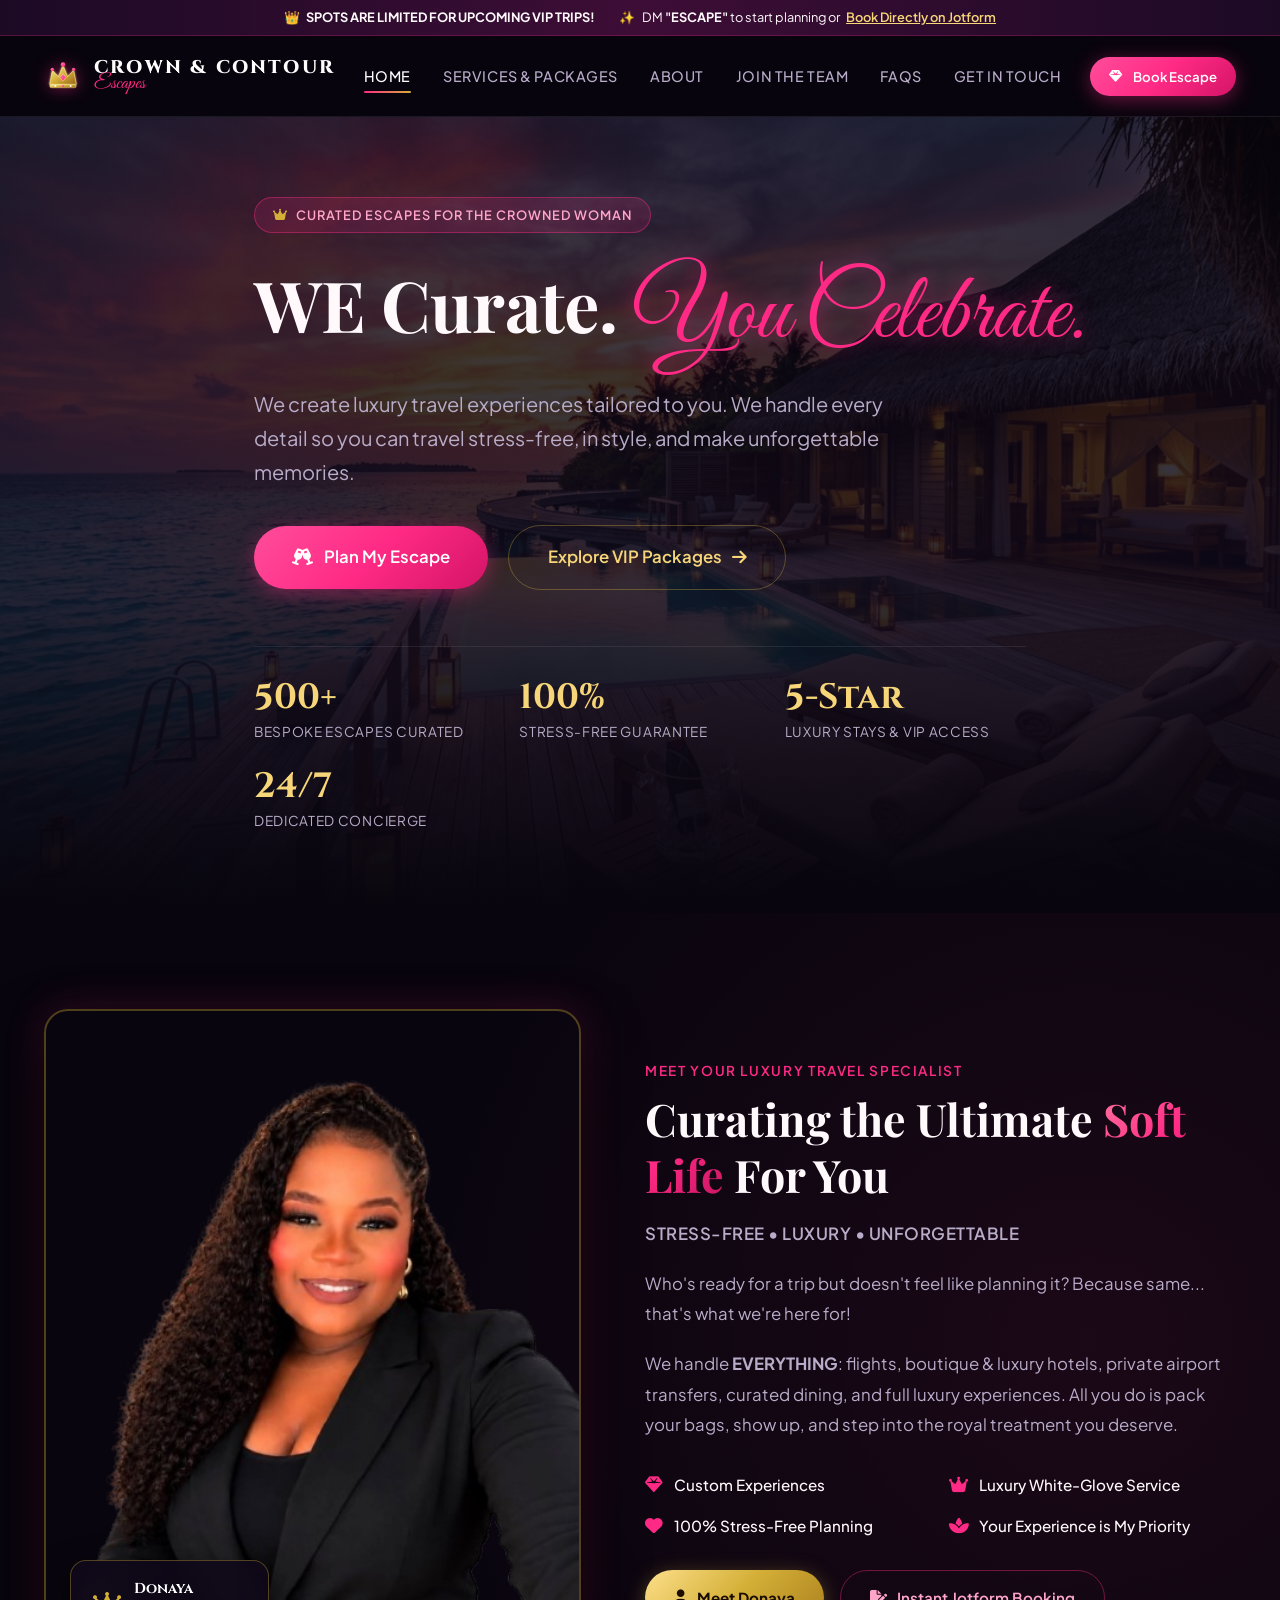
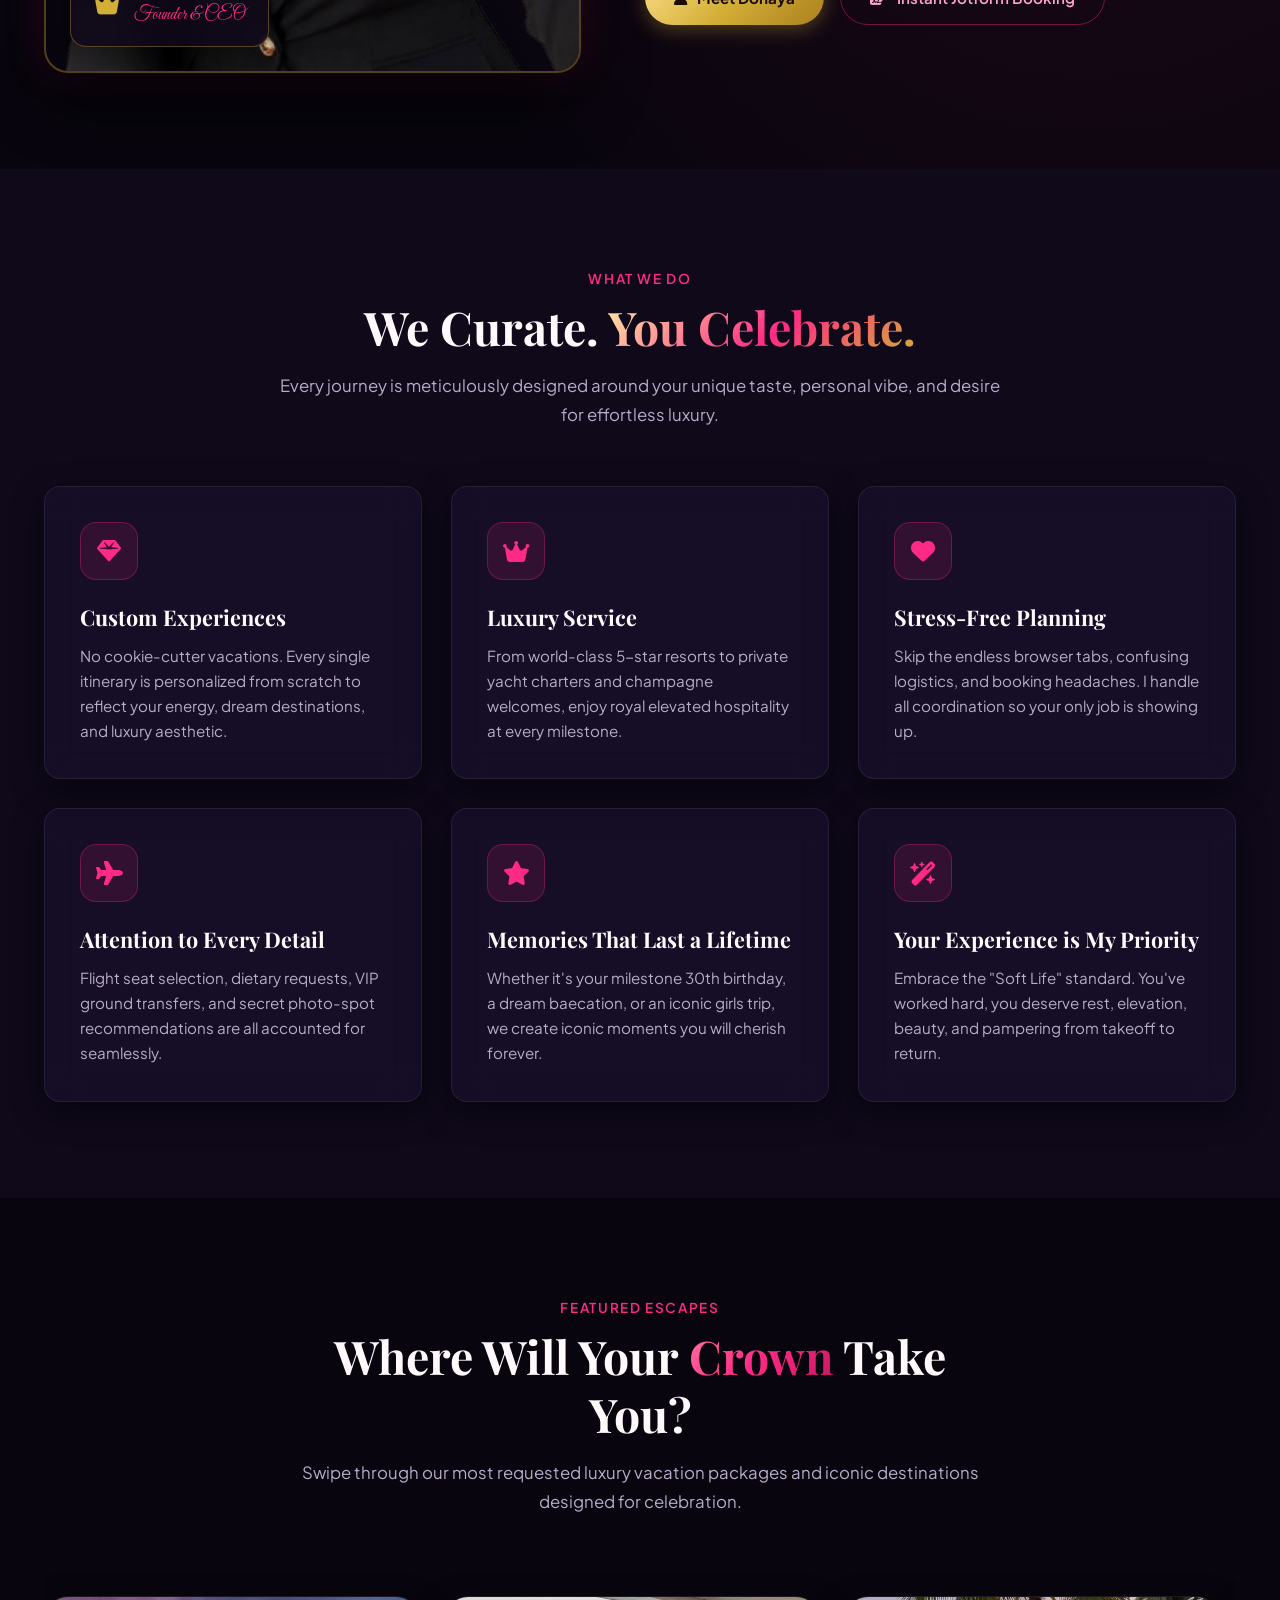
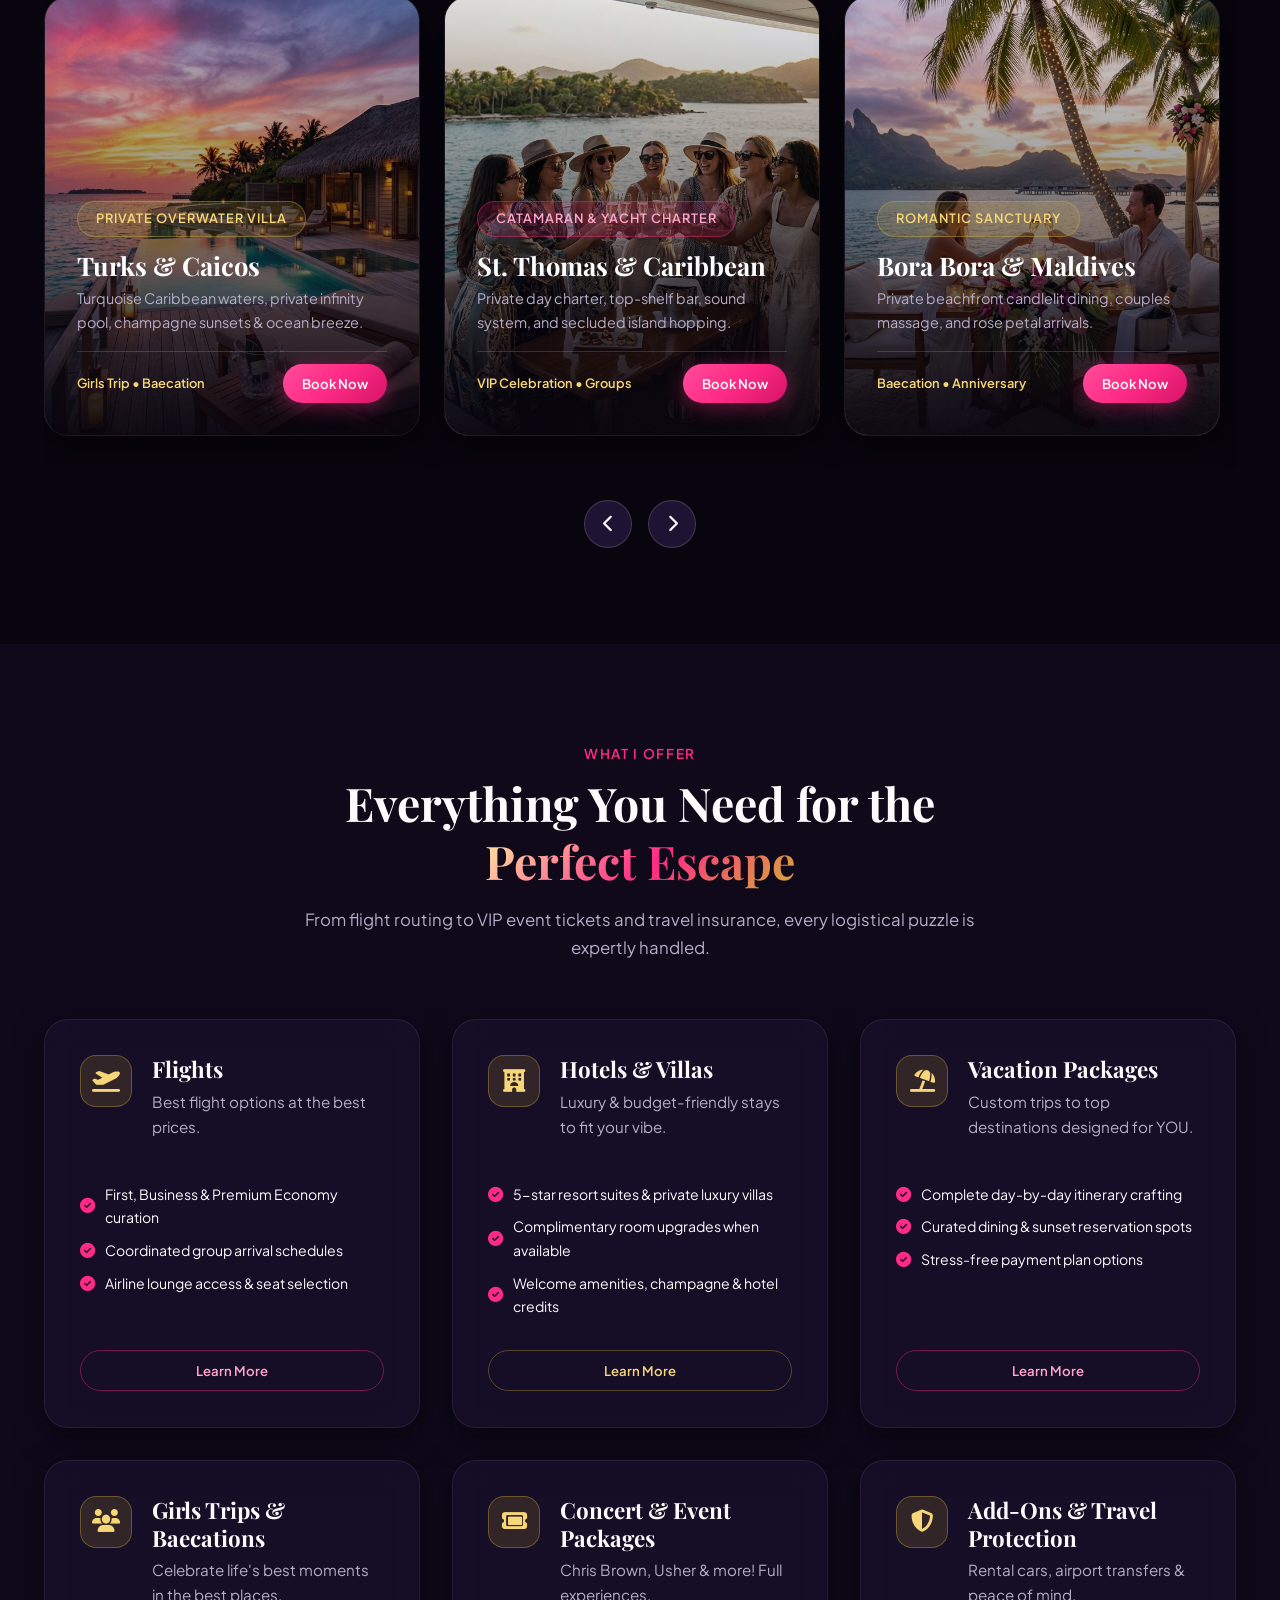
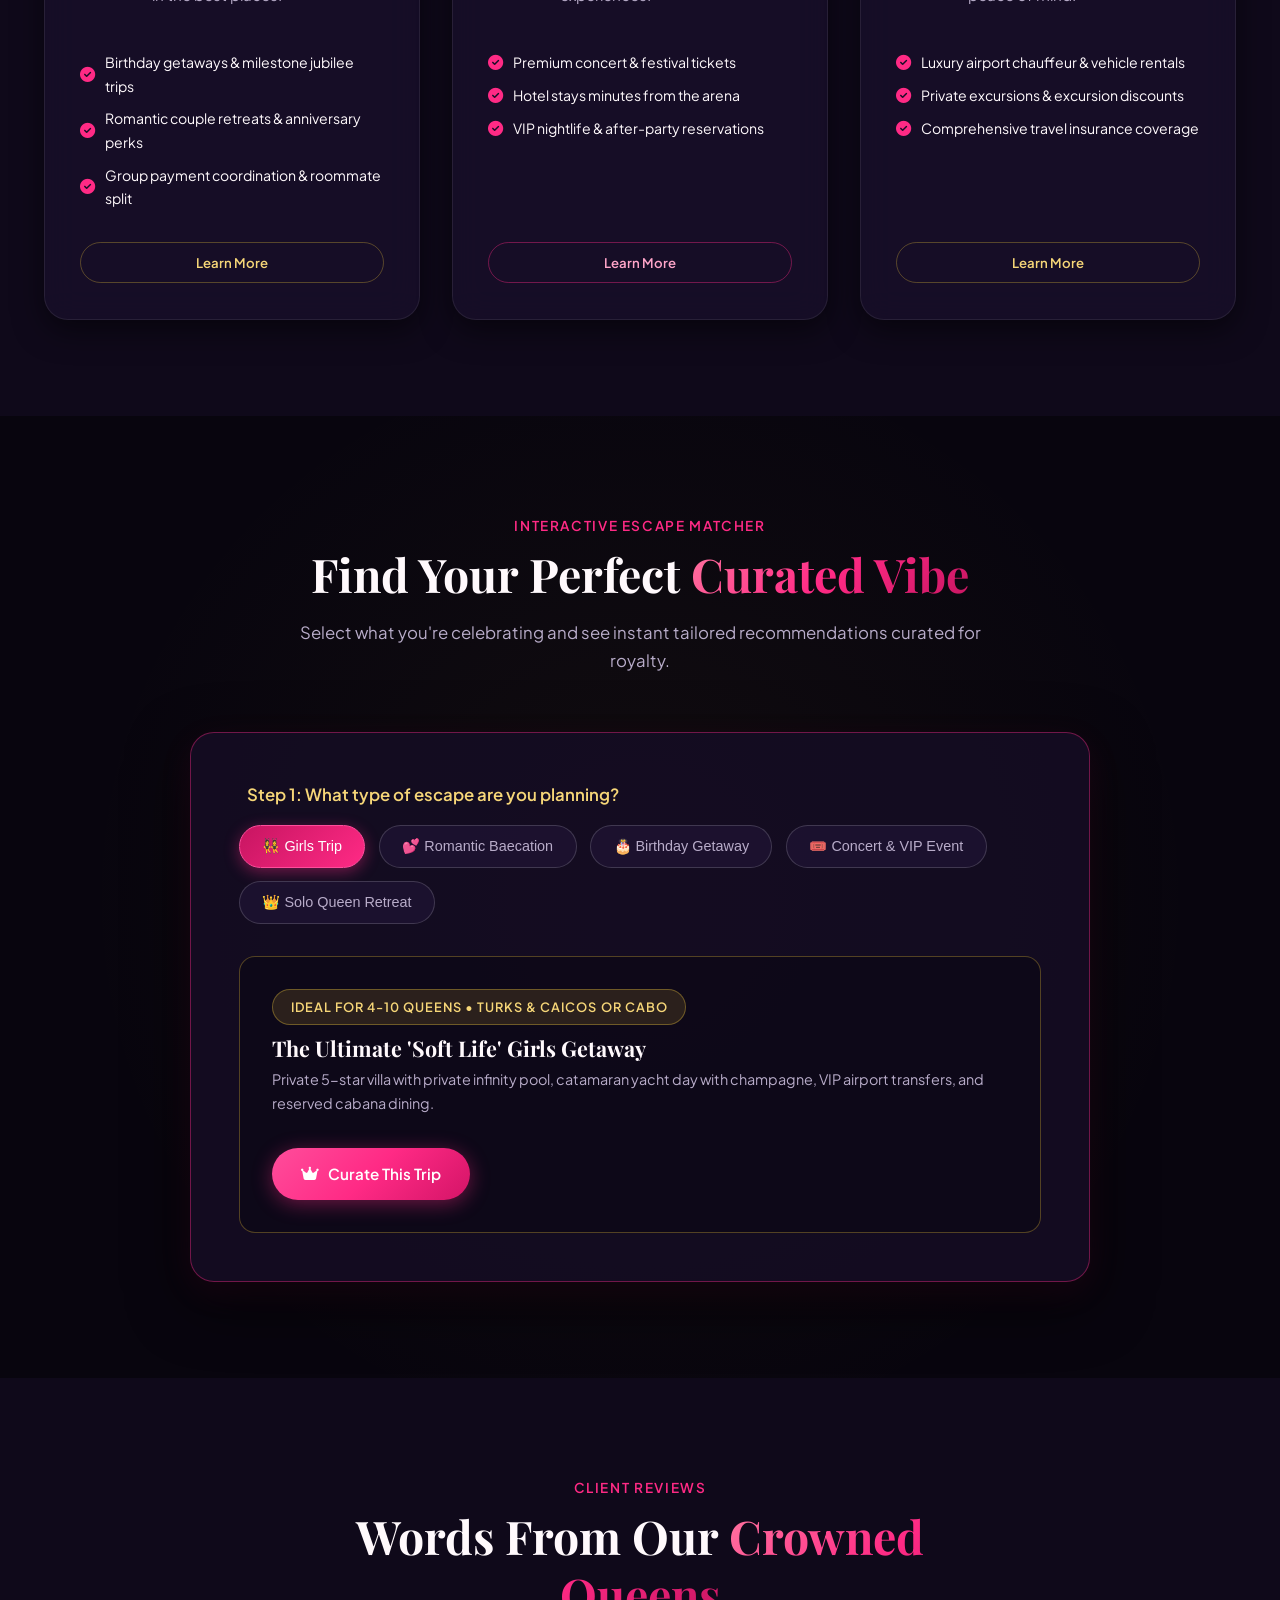
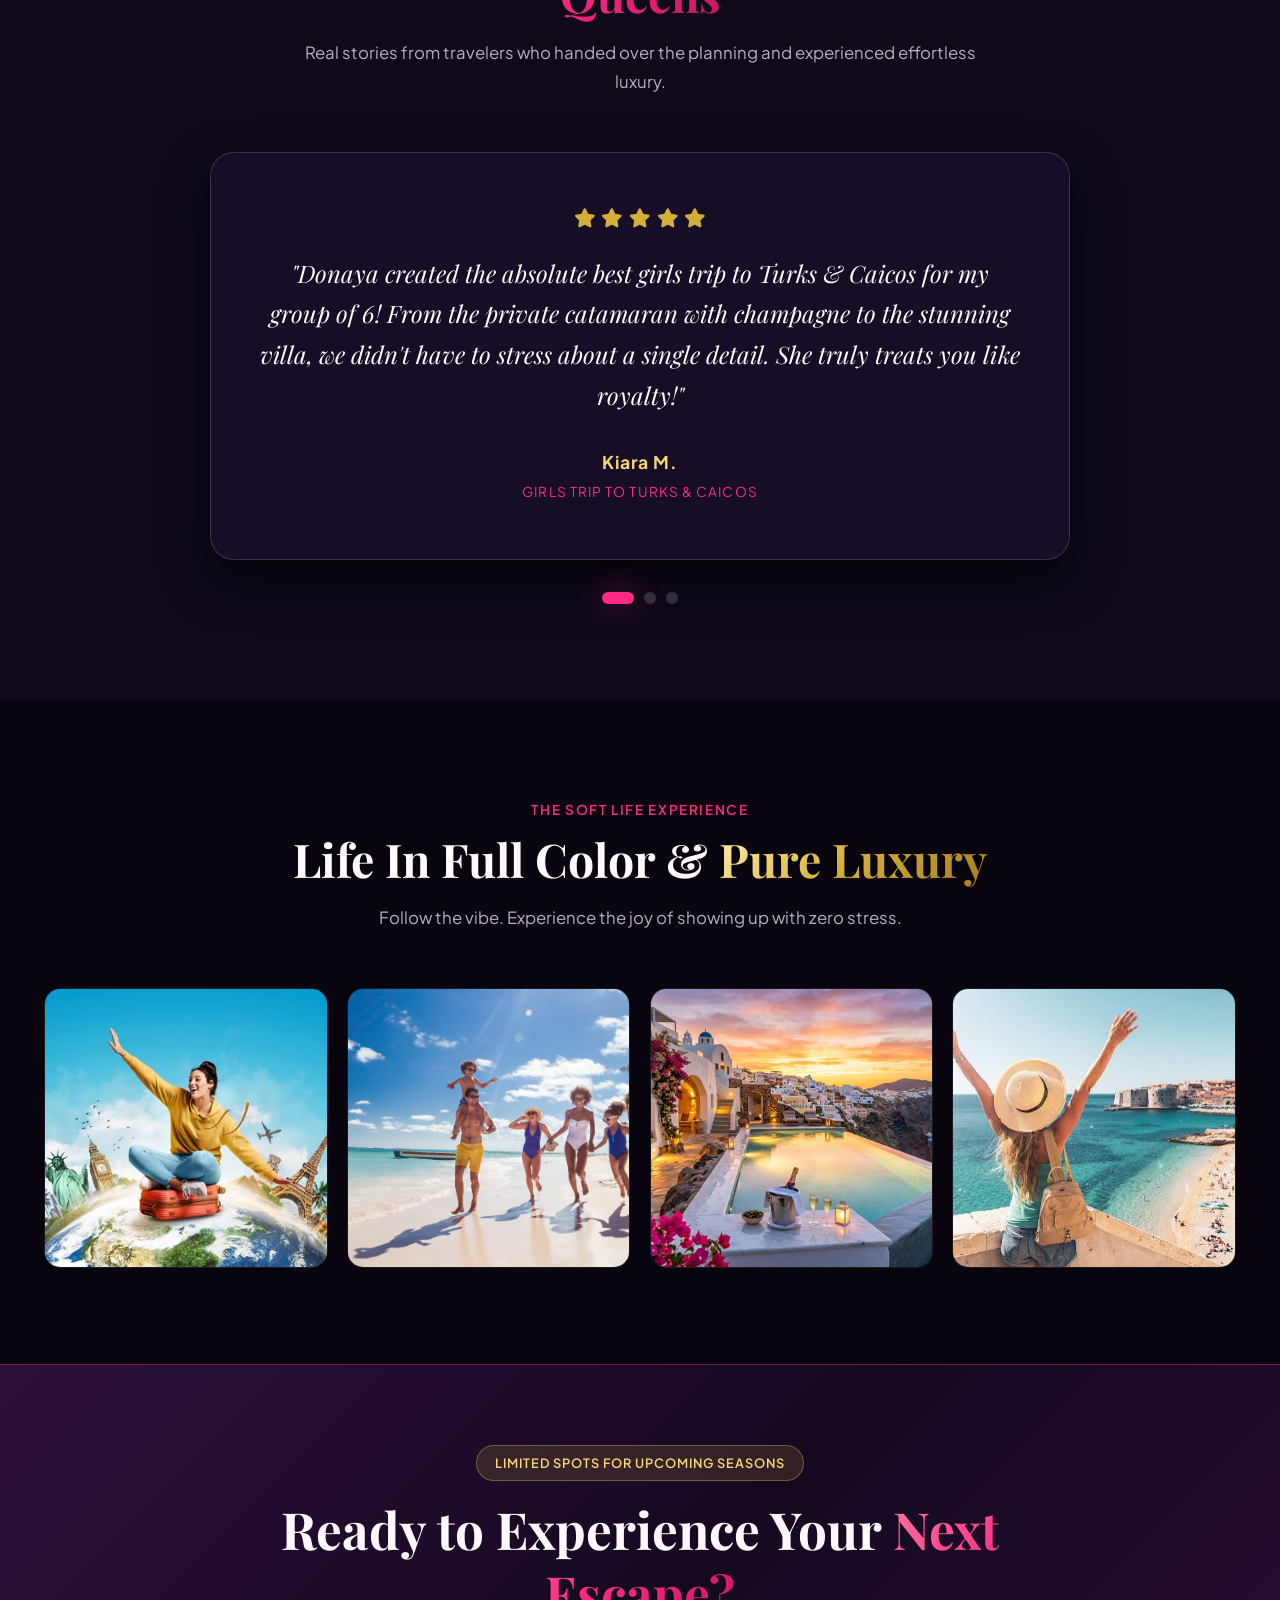
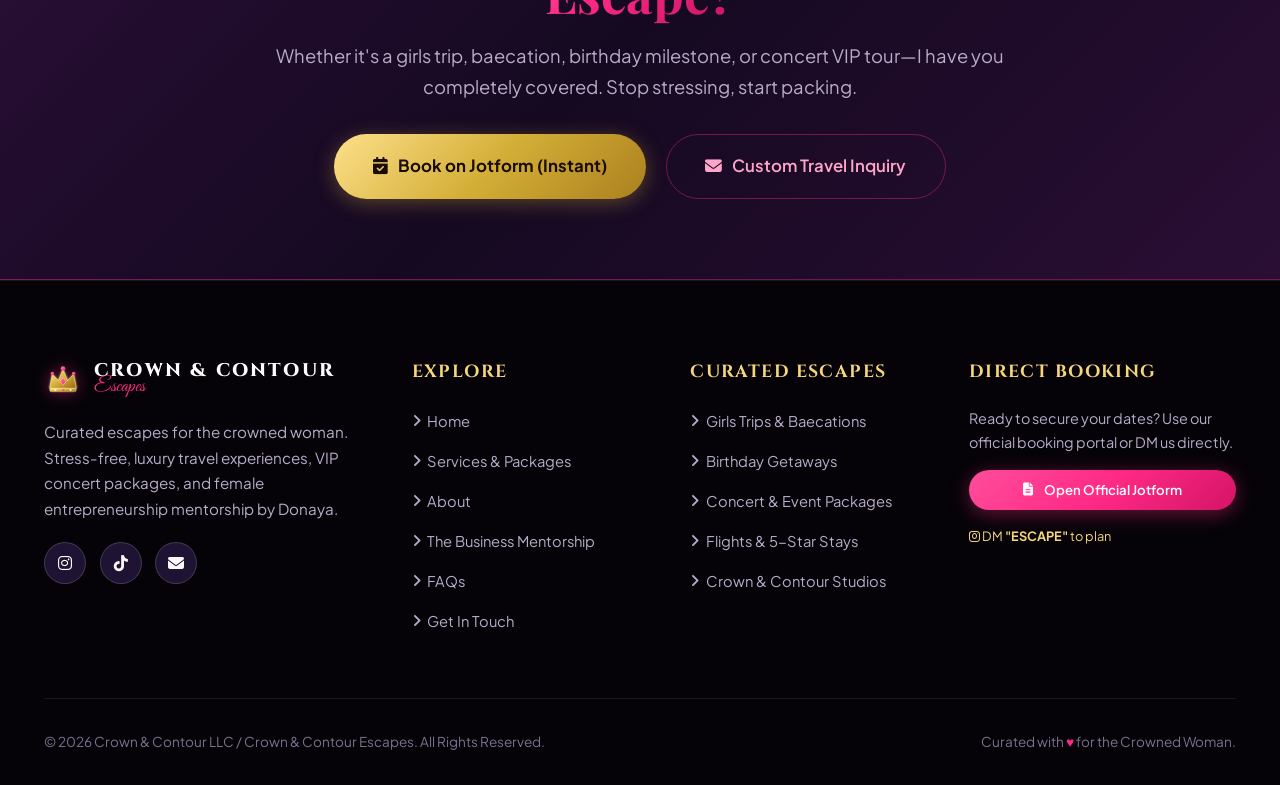
<file: index.html>
<!DOCTYPE html>
<html lang="en">
<head>
  <meta charset="UTF-8">
  <meta name="viewport" content="width=device-width, initial-scale=1.0">
  <title>Crown & Contour Escapes | Curated Luxury Travel for the Crowned Woman</title>
  <meta name="description" content="I curate. You celebrate. Bespoke luxury travel, girls trips, baecations, birthday getaways, and VIP event packages by Donaya, Founder & CEO.">
  <link rel="icon" type="image/svg+xml" href="assets/icons/crown.svg">
  <!-- Stylesheets -->
  <link rel="stylesheet" href="https://cdnjs.cloudflare.com/ajax/libs/font-awesome/6.4.0/css/all.min.css">
  <link rel="stylesheet" href="css/style.css">
</head>
<body>

  <!-- Top Announcement Bar -->
  <div class="top-bar">
    <div class="container">
      <div class="top-bar-item">
        <span>👑</span>
        <strong>SPOTS ARE LIMITED FOR UPCOMING VIP TRIPS!</strong>
      </div>
      <div class="top-bar-item">
        <span>✨</span>
        <span>DM <strong>"ESCAPE"</strong> to start planning or</span>
        <a href="https://form.jotform.com/crowncontourllc/crownandcotourescapes" target="_blank" rel="noopener">Book Directly on Jotform</a>
      </div>
    </div>
  </div>

  <!-- Header & Navigation -->
  <header class="site-header">
    <div class="container navbar">
      <!-- Brand Logo -->
      <a href="index.html" class="brand-logo" aria-label="Crown and Contour Escapes Home">
        <img src="assets/icons/crown.svg" alt="Crown Logo" class="logo-icon-svg">
        <div class="logo-text-group">
          <span class="logo-title">CROWN & CONTOUR</span>
          <span class="logo-subtitle">Escapes</span>
        </div>
      </a>

      <!-- Desktop Nav Menu -->
      <nav aria-label="Main Navigation">
        <ul class="nav-menu">
          <li><a href="index.html" class="nav-link active">Home</a></li>
          <li><a href="services.html" class="nav-link">Services & Packages</a></li>
          <li><a href="about.html" class="nav-link">About</a></li>
          <li><a href="business.html" class="nav-link">Join The Team</a></li>
          <li><a href="faq.html" class="nav-link">FAQs</a></li>
          <li><a href="contact.html" class="nav-link">Get In Touch</a></li>
        </ul>
      </nav>

      <!-- Nav CTA & Mobile Toggle -->
      <div class="nav-actions">
        <a href="contact.html" class="btn btn-primary btn-sm">
          <i class="fa-solid fa-gem"></i>
          <span>Book Escape</span>
        </a>
        <button class="mobile-toggle" aria-label="Toggle mobile menu">
          <i class="fa-solid fa-bars"></i>
        </button>
      </div>
    </div>
  </header>

  <!-- Mobile Drawer -->
  <div class="drawer-backdrop"></div>
  <aside class="mobile-drawer" aria-label="Mobile Navigation Drawer">
    <div>
      <div class="drawer-header">
        <div class="brand-logo">
          <img src="assets/icons/crown.svg" alt="Crown Logo" class="logo-icon-svg">
          <div class="logo-text-group">
            <span class="logo-title">CROWN & CONTOUR</span>
            <span class="logo-subtitle">Escapes</span>
          </div>
        </div>
        <button class="drawer-close" aria-label="Close menu">
          <i class="fa-solid fa-xmark"></i>
        </button>
      </div>
      <ul class="drawer-menu">
        <li><a href="index.html" class="drawer-link active">Home</a></li>
        <li><a href="services.html" class="drawer-link">Services & Packages</a></li>
        <li><a href="about.html" class="drawer-link">About</a></li>
        <li><a href="business.html" class="drawer-link">Join The Team</a></li>
        <li><a href="faq.html" class="drawer-link">FAQs</a></li>
        <li><a href="contact.html" class="drawer-link">Get In Touch</a></li>
      </ul>
    </div>
    <div class="drawer-footer">
      <a href="contact.html" class="btn btn-primary" style="width: 100%;">
        <i class="fa-solid fa-plane-departure"></i> Plan My Escape
      </a>
      <a href="https://form.jotform.com/crowncontourllc/crownandcotourescapes" target="_blank" rel="noopener" class="btn btn-gold" style="width: 100%;">
        <i class="fa-solid fa-calendar-check"></i> Instant Jotform Booking
      </a>
    </div>
  </aside>

  <!-- Hero Section -->
  <section class="hero">
    <div class="hero-bg" style="background-image: url('assets/images/villa-hero.jpg');"></div>
    <div class="hero-overlay"></div>
    <div class="container hero-content">
      <div class="hero-badge-wrap">
        <span class="badge badge-pink">
          <i class="fa-solid fa-crown text-gold"></i>
          Curated Escapes for the Crowned Woman
        </span>
      </div>
      <h1 class="hero-title">
        WE Curate. <span class="script-accent">You Celebrate.</span>
      </h1>
      <p class="hero-subtitle">
        We create luxury travel experiences tailored to you. We handle every detail so you can travel stress-free, in style, and make unforgettable memories.
      </p>
      <div class="hero-actions">
        <a href="contact.html" class="btn btn-primary btn-lg">
          <i class="fa-solid fa-champagne-glasses"></i>
          <span>Plan My Escape</span>
        </a>
        <a href="services.html" class="btn btn-outline-gold btn-lg">
          <span>Explore VIP Packages</span>
          <i class="fa-solid fa-arrow-right"></i>
        </a>
      </div>
      <div class="hero-stats">
        <div class="stat-item">
          <span class="stat-number">500+</span>
          <span class="stat-label">Bespoke Escapes Curated</span>
        </div>
        <div class="stat-item">
          <span class="stat-number">100%</span>
          <span class="stat-label">Stress-Free Guarantee</span>
        </div>
        <div class="stat-item">
          <span class="stat-number">5-Star</span>
          <span class="stat-label">Luxury Stays & VIP Access</span>
        </div>
        <div class="stat-item">
          <span class="stat-number">24/7</span>
          <span class="stat-label">Dedicated Concierge</span>
        </div>
      </div>
    </div>
  </section>

  <!-- Founder Spotlight Section -->
  <section class="founder-section">
    <div class="container founder-grid">
      <div class="founder-media">
        <div class="founder-card-frame">
          <img src="assets/images/donaya.png" alt="Donaya, Founder & CEO of Crown and Contour Escapes">
          <div class="founder-floating-badge">
            <i class="fa-solid fa-crown"></i>
            <div>
              <div class="founder-badge-title">Donaya</div>
              <div class="founder-badge-sub">Founder & CEO</div>
            </div>
          </div>
        </div>
      </div>
      <div class="founder-bio">
        <span class="section-tag">Meet Your Luxury Travel Specialist</span>
        <h2>Curating the Ultimate <span class="gradient-pink">Soft Life</span> For You</h2>
        <p class="founder-tagline">STRESS-FREE • LUXURY • UNFORGETTABLE</p>
        <p>
          Who's ready for a trip but doesn't feel like planning it? Because same... that's what we're here for!
        </p>
        <p>
          We handle <strong>EVERYTHING</strong>: flights, boutique & luxury hotels, private airport transfers, curated dining, and full luxury experiences. All you do is pack your bags, show up, and step into the royal treatment you deserve.
        </p>
        <div class="founder-pillars">
          <div class="founder-pillar-item">
            <i class="fa-solid fa-gem"></i>
            <span>Custom Experiences</span>
          </div>
          <div class="founder-pillar-item">
            <i class="fa-solid fa-crown"></i>
            <span>Luxury White-Glove Service</span>
          </div>
          <div class="founder-pillar-item">
            <i class="fa-solid fa-heart"></i>
            <span>100% Stress-Free Planning</span>
          </div>
          <div class="founder-pillar-item">
            <i class="fa-solid fa-spa"></i>
            <span>Your Experience is My Priority</span>
          </div>
        </div>
        <div style="display: flex; gap: 1rem; flex-wrap: wrap; margin-top: 2rem;">
          <a href="about.html" class="btn btn-gold">
            <i class="fa-solid fa-user"></i> Meet Donaya
          </a>
          <a href="https://form.jotform.com/crowncontourllc/crownandcotourescapes" target="_blank" rel="noopener" class="btn btn-outline-pink">
            <i class="fa-solid fa-file-signature"></i> Instant Jotform Booking
          </a>
        </div>
      </div>
    </div>
  </section>

  <!-- "What I Do" Core Pillars Section -->
  <section class="what-i-do-section">
    <div class="container">
      <div class="section-header">
        <span class="section-tag">What we Do</span>
        <h2 class="section-title">We Curate. <span class="gradient-royal">You Celebrate.</span></h2>
        <p class="section-desc">
          Every journey is meticulously designed around your unique taste, personal vibe, and desire for effortless luxury.
        </p>
      </div>

      <div class="what-i-do-grid">
        <!-- 1. Custom Experiences -->
        <div class="feature-card glass-panel">
          <div class="feature-icon-box">
            <i class="fa-solid fa-gem"></i>
          </div>
          <h3>Custom Experiences</h3>
          <p>
            No cookie-cutter vacations. Every single itinerary is personalized from scratch to reflect your energy, dream destinations, and luxury aesthetic.
          </p>
        </div>

        <!-- 2. Luxury Service -->
        <div class="feature-card glass-panel">
          <div class="feature-icon-box">
            <i class="fa-solid fa-crown"></i>
          </div>
          <h3>Luxury Service</h3>
          <p>
            From world-class 5-star resorts to private yacht charters and champagne welcomes, enjoy royal elevated hospitality at every milestone.
          </p>
        </div>

        <!-- 3. Stress-Free Planning -->
        <div class="feature-card glass-panel">
          <div class="feature-icon-box">
            <i class="fa-solid fa-heart"></i>
          </div>
          <h3>Stress-Free Planning</h3>
          <p>
            Skip the endless browser tabs, confusing logistics, and booking headaches. I handle all coordination so your only job is showing up.
          </p>
        </div>

        <!-- 4. Attention to Every Detail -->
        <div class="feature-card glass-panel">
          <div class="feature-icon-box">
            <i class="fa-solid fa-plane"></i>
          </div>
          <h3>Attention to Every Detail</h3>
          <p>
            Flight seat selection, dietary requests, VIP ground transfers, and secret photo-spot recommendations are all accounted for seamlessly.
          </p>
        </div>

        <!-- 5. Memories That Last a Lifetime -->
        <div class="feature-card glass-panel">
          <div class="feature-icon-box">
            <i class="fa-solid fa-star"></i>
          </div>
          <h3>Memories That Last a Lifetime</h3>
          <p>
            Whether it's your milestone 30th birthday, a dream baecation, or an iconic girls trip, we create iconic moments you will cherish forever.
          </p>
        </div>

        <!-- 6. Soft Life Priority -->
        <div class="feature-card glass-panel">
          <div class="feature-icon-box">
            <i class="fa-solid fa-wand-magic-sparkles"></i>
          </div>
          <h3>Your Experience is My Priority</h3>
          <p>
            Embrace the "Soft Life" standard. You've worked hard, you deserve rest, elevation, beauty, and pampering from takeoff to return.
          </p>
        </div>
      </div>
    </div>
  </section>

  <!-- Curated Destinations Carousel -->
  <section class="destinations-section">
    <div class="container">
      <div class="section-header">
        <span class="section-tag">Featured Escapes</span>
        <h2 class="section-title">Where Will Your <span class="gradient-pink">Crown</span> Take You?</h2>
        <p class="section-desc">
          Swipe through our most requested luxury vacation packages and iconic destinations designed for celebration.
        </p>
      </div>

      <div class="carousel-container">
        <div class="carousel-track">
          <!-- Slide 1: Turks & Caicos -->
          <div class="destination-card">
            <img src="assets/images/villa-hero.jpg" alt="Turks & Caicos Luxury Villa" class="destination-img">
            <div class="destination-overlay">
              <span class="badge badge-gold destination-badge">Private Overwater Villa</span>
              <h3 class="destination-title">Turks & Caicos</h3>
              <p class="destination-desc">Turquoise Caribbean waters, private infinity pool, champagne sunsets & ocean breeze.</p>
              <div class="destination-footer">
                <span class="destination-tag-list">Girls Trip • Baecation</span>
                <a href="contact.html" class="btn btn-sm btn-primary">Book Now</a>
              </div>
            </div>
          </div>

          <!-- Slide 2: Superyacht Escape -->
          <div class="destination-card">
            <img src="assets/images/yacht-escape.jpg" alt="Girls Trip Superyacht Celebration" class="destination-img">
            <div class="destination-overlay">
              <span class="badge badge-pink destination-badge">Catamaran & Yacht Charter</span>
              <h3 class="destination-title">St. Thomas & Caribbean</h3>
              <p class="destination-desc">Private day charter, top-shelf bar, sound system, and secluded island hopping.</p>
              <div class="destination-footer">
                <span class="destination-tag-list">VIP Celebration • Groups</span>
                <a href="contact.html" class="btn btn-sm btn-primary">Book Now</a>
              </div>
            </div>
          </div>

          <!-- Slide 3: Romantic Baecation -->
          <div class="destination-card">
            <img src="assets/images/baecation-sunset.jpg" alt="Romantic Beach Dinner Baecation" class="destination-img">
            <div class="destination-overlay">
              <span class="badge badge-gold destination-badge">Romantic Sanctuary</span>
              <h3 class="destination-title">Bora Bora & Maldives</h3>
              <p class="destination-desc">Private beachfront candlelit dining, couples massage, and rose petal arrivals.</p>
              <div class="destination-footer">
                <span class="destination-tag-list">Baecation • Anniversary</span>
                <a href="contact.html" class="btn btn-sm btn-primary">Book Now</a>
              </div>
            </div>
          </div>

          <!-- Slide 4: Concert VIP Experience -->
          <div class="destination-card">
            <img src="assets/images/concert-vip.jpg" alt="Concert VIP Lounge and Nightlife" class="destination-img">
            <div class="destination-overlay">
              <span class="badge badge-pink destination-badge">Star Tour & Nightlife</span>
              <h3 class="destination-title">Chris Brown & Usher VIP</h3>
              <p class="destination-desc">Front-row tickets, 5-star hotel suite, luxury airport chauffeur, and after-party lounge.</p>
              <div class="destination-footer">
                <span class="destination-tag-list">Concert Packages • VIP Events</span>
                <a href="contact.html" class="btn btn-sm btn-primary">Book Now</a>
              </div>
            </div>
          </div>

          <!-- Slide 5: Santorini Caldera -->
          <div class="destination-card">
            <img src="assets/images/santorini.jpg" alt="Santorini Infinity Pool Sunset" class="destination-img">
            <div class="destination-overlay">
              <span class="badge badge-gold destination-badge">Mediterranean Glamour</span>
              <h3 class="destination-title">Oia, Santorini</h3>
              <p class="destination-desc">Caldera cliffside cave suites, wine tasting tours, and golden Greek sunsets.</p>
              <div class="destination-footer">
                <span class="destination-tag-list">Birthday • Soft Life</span>
                <a href="contact.html" class="btn btn-sm btn-primary">Book Now</a>
              </div>
            </div>
          </div>

          <!-- Slide 6: Paris Fashion & Culture -->
          <div class="destination-card">
            <img src="assets/images/paris.jpg" alt="Paris Balcony Eiffel Tower" class="destination-img">
            <div class="destination-overlay">
              <span class="badge badge-pink destination-badge">European Splendor</span>
              <h3 class="destination-title">Paris, France</h3>
              <p class="destination-desc">Balcony view of Eiffel Tower, private Louvre tour, champagne brunch, and luxury shopping.</p>
              <div class="destination-footer">
                <span class="destination-tag-list">Fashion • Girls Trip</span>
                <a href="contact.html" class="btn btn-sm btn-primary">Book Now</a>
              </div>
            </div>
          </div>
        </div>

        <!-- Carousel Nav Buttons -->
        <div class="carousel-nav">
          <button class="carousel-btn prev" aria-label="Previous destination">
            <i class="fa-solid fa-chevron-left"></i>
          </button>
          <button class="carousel-btn next" aria-label="Next destination">
            <i class="fa-solid fa-chevron-right"></i>
          </button>
        </div>
      </div>
    </div>
  </section>

  <!-- "What I Offer" Services Preview Section -->
  <section class="services-preview-section">
    <div class="container">
      <div class="section-header">
        <span class="section-tag">What I Offer</span>
        <h2 class="section-title">Everything You Need for the <span class="gradient-royal">Perfect Escape</span></h2>
        <p class="section-desc">
          From flight routing to VIP event tickets and travel insurance, every logistical puzzle is expertly handled.
        </p>
      </div>

      <div class="services-showcase-grid">
        <!-- 1. Flights -->
        <div class="service-box glass-panel">
          <div>
            <div class="service-box-header">
              <div class="service-box-icon"><i class="fa-solid fa-plane-departure"></i></div>
              <div>
                <h3>Flights</h3>
                <p>Best flight options at the best prices.</p>
              </div>
            </div>
            <ul class="service-perk-list">
              <li><i class="fa-solid fa-circle-check"></i> First, Business & Premium Economy curation</li>
              <li><i class="fa-solid fa-circle-check"></i> Coordinated group arrival schedules</li>
              <li><i class="fa-solid fa-circle-check"></i> Airline lounge access & seat selection</li>
            </ul>
          </div>
          <a href="services.html" class="btn btn-outline-pink btn-sm">Learn More</a>
        </div>

        <!-- 2. Hotels -->
        <div class="service-box glass-panel">
          <div>
            <div class="service-box-header">
              <div class="service-box-icon"><i class="fa-solid fa-hotel"></i></div>
              <div>
                <h3>Hotels & Villas</h3>
                <p>Luxury & budget-friendly stays to fit your vibe.</p>
              </div>
            </div>
            <ul class="service-perk-list">
              <li><i class="fa-solid fa-circle-check"></i> 5-star resort suites & private luxury villas</li>
              <li><i class="fa-solid fa-circle-check"></i> Complimentary room upgrades when available</li>
              <li><i class="fa-solid fa-circle-check"></i> Welcome amenities, champagne & hotel credits</li>
            </ul>
          </div>
          <a href="services.html" class="btn btn-outline-gold btn-sm">Learn More</a>
        </div>

        <!-- 3. Vacation Packages -->
        <div class="service-box glass-panel">
          <div>
            <div class="service-box-header">
              <div class="service-box-icon"><i class="fa-solid fa-umbrella-beach"></i></div>
              <div>
                <h3>Vacation Packages</h3>
                <p>Custom trips to top destinations designed for YOU.</p>
              </div>
            </div>
            <ul class="service-perk-list">
              <li><i class="fa-solid fa-circle-check"></i> Complete day-by-day itinerary crafting</li>
              <li><i class="fa-solid fa-circle-check"></i> Curated dining & sunset reservation spots</li>
              <li><i class="fa-solid fa-circle-check"></i> Stress-free payment plan options</li>
            </ul>
          </div>
          <a href="services.html" class="btn btn-outline-pink btn-sm">Learn More</a>
        </div>

        <!-- 4. Girls Trips & Baecations -->
        <div class="service-box glass-panel">
          <div>
            <div class="service-box-header">
              <div class="service-box-icon"><i class="fa-solid fa-users"></i></div>
              <div>
                <h3>Girls Trips & Baecations</h3>
                <p>Celebrate life's best moments in the best places.</p>
              </div>
            </div>
            <ul class="service-perk-list">
              <li><i class="fa-solid fa-circle-check"></i> Birthday getaways & milestone jubilee trips</li>
              <li><i class="fa-solid fa-circle-check"></i> Romantic couple retreats & anniversary perks</li>
              <li><i class="fa-solid fa-circle-check"></i> Group payment coordination & roommate split</li>
            </ul>
          </div>
          <a href="services.html" class="btn btn-outline-gold btn-sm">Learn More</a>
        </div>

        <!-- 5. Concert & Event Packages -->
        <div class="service-box glass-panel">
          <div>
            <div class="service-box-header">
              <div class="service-box-icon"><i class="fa-solid fa-ticket"></i></div>
              <div>
                <h3>Concert & Event Packages</h3>
                <p>Chris Brown, Usher & more! Full experiences.</p>
              </div>
            </div>
            <ul class="service-perk-list">
              <li><i class="fa-solid fa-circle-check"></i> Premium concert & festival tickets</li>
              <li><i class="fa-solid fa-circle-check"></i> Hotel stays minutes from the arena</li>
              <li><i class="fa-solid fa-circle-check"></i> VIP nightlife & after-party reservations</li>
            </ul>
          </div>
          <a href="services.html" class="btn btn-outline-pink btn-sm">Learn More</a>
        </div>

        <!-- 6. Travel Add-ons & Protection -->
        <div class="service-box glass-panel">
          <div>
            <div class="service-box-header">
              <div class="service-box-icon"><i class="fa-solid fa-shield-halved"></i></div>
              <div>
                <h3>Add-Ons & Travel Protection</h3>
                <p>Rental cars, airport transfers & peace of mind.</p>
              </div>
            </div>
            <ul class="service-perk-list">
              <li><i class="fa-solid fa-circle-check"></i> Luxury airport chauffeur & vehicle rentals</li>
              <li><i class="fa-solid fa-circle-check"></i> Private excursions & excursion discounts</li>
              <li><i class="fa-solid fa-circle-check"></i> Comprehensive travel insurance coverage</li>
            </ul>
          </div>
          <a href="services.html" class="btn btn-outline-gold btn-sm">Learn More</a>
        </div>
      </div>
    </div>
  </section>

  <!-- Interactive Escape Vibe & Budget Estimator Widget -->
  <section class="estimator-section">
    <div class="container">
      <div class="section-header">
        <span class="section-tag">Interactive Escape Matcher</span>
        <h2 class="section-title">Find Your Perfect <span class="gradient-pink">Curated Vibe</span></h2>
        <p class="section-desc">
          Select what you're celebrating and see instant tailored recommendations curated for royalty.
        </p>
      </div>

      <div class="estimator-card">
        <div class="estimator-steps">
          <div>
            <div class="estimator-step-label">
              <i class="fa-solid fa-sparkles text-pink"></i>
              <span>Step 1: What type of escape are you planning?</span>
            </div>
            <div class="estimator-options">
              <button type="button" class="option-btn active" data-vibe="girls-trip">👯‍♀️ Girls Trip</button>
              <button type="button" class="option-btn" data-vibe="baecation">💕 Romantic Baecation</button>
              <button type="button" class="option-btn" data-vibe="birthday">🎂 Birthday Getaway</button>
              <button type="button" class="option-btn" data-vibe="concert">🎟️ Concert & VIP Event</button>
              <button type="button" class="option-btn" data-vibe="solo-wellness">👑 Solo Queen Retreat</button>
            </div>
          </div>
        </div>

        <!-- Result Box -->
        <div class="estimator-result-box">
          <div class="estimator-result-info">
            <span class="badge badge-gold" id="estimateCuratedFor" style="margin-bottom: 0.6rem;">Ideal for 4-10 Queens • Turks & Caicos or Cabo</span>
            <h4 id="estimateResultTitle">The Ultimate 'Soft Life' Girls Getaway</h4>
            <p id="estimateResultDesc">
              Private 5-star villa with private infinity pool, catamaran yacht day with champagne, VIP airport transfers, and reserved cabana dining.
            </p>
          </div>
          <div>
            <a href="contact.html?vibe=girls-trip" id="estimateBookBtn" class="btn btn-primary">
              <i class="fa-solid fa-crown"></i>
              <span>Curate This Trip</span>
            </a>
          </div>
        </div>
      </div>
    </div>
  </section>


  <!-- Client Love & Testimonials Carousel -->
  <section class="testimonials-section">
    <div class="container">
      <div class="section-header">
        <span class="section-tag">Client Reviews</span>
        <h2 class="section-title">Words From Our <span class="gradient-pink">Crowned Queens</span></h2>
        <p class="section-desc">
          Real stories from travelers who handed over the planning and experienced effortless luxury.
        </p>
      </div>

      <div class="testimonials-carousel">
        <!-- Slide 1 -->
        <div class="testimonial-slide">
          <div class="testimonial-card">
            <div class="testimonial-stars">
              <i class="fa-solid fa-star"></i><i class="fa-solid fa-star"></i><i class="fa-solid fa-star"></i><i class="fa-solid fa-star"></i><i class="fa-solid fa-star"></i>
            </div>
            <p class="testimonial-text">
              "Donaya created the absolute best girls trip to Turks & Caicos for my group of 6! From the private catamaran with champagne to the stunning villa, we didn't have to stress about a single detail. She truly treats you like royalty!"
            </p>
            <div class="testimonial-author">
              <span class="author-name">Kiara M.</span>
              <span class="author-trip">Girls Trip to Turks & Caicos</span>
            </div>
          </div>
        </div>

        <!-- Slide 2 -->
        <div class="testimonial-slide" style="display: none;">
          <div class="testimonial-card">
            <div class="testimonial-stars">
              <i class="fa-solid fa-star"></i><i class="fa-solid fa-star"></i><i class="fa-solid fa-star"></i><i class="fa-solid fa-star"></i><i class="fa-solid fa-star"></i>
            </div>
            <p class="testimonial-text">
              "My husband and I wanted an unforgettable anniversary baecation. Donaya booked our dream overwater bungalow in Bora Bora with a private candlelit beach dinner that literally brought tears to my eyes. Stress-free from takeoff to landing!"
            </p>
            <div class="testimonial-author">
              <span class="author-name">Danielle & Marcus S.</span>
              <span class="author-trip">Anniversary Baecation • Bora Bora</span>
            </div>
          </div>
        </div>

        <!-- Slide 3 -->
        <div class="testimonial-slide" style="display: none;">
          <div class="testimonial-card">
            <div class="testimonial-stars">
              <i class="fa-solid fa-star"></i><i class="fa-solid fa-star"></i><i class="fa-solid fa-star"></i><i class="fa-solid fa-star"></i><i class="fa-solid fa-star"></i>
            </div>
            <p class="testimonial-text">
              "The Chris Brown concert weekend in Atlanta was top tier! VIP floor seating, luxury hotel 5 minutes away, and zero logistics headache. If you haven't booked with Crown & Contour, you're doing travel all wrong."
            </p>
            <div class="testimonial-author">
              <span class="author-name">Brianna T.</span>
              <span class="author-trip">Concert VIP Experience • Atlanta</span>
            </div>
          </div>
        </div>

        <!-- Carousel Dots -->
        <div class="testimonial-dots">
          <button class="dot-btn active" aria-label="Go to testimonial 1"></button>
          <button class="dot-btn" aria-label="Go to testimonial 2"></button>
          <button class="dot-btn" aria-label="Go to testimonial 3"></button>
        </div>
      </div>
    </div>
  </section>

  <!-- Visual Gallery / Soft Life Aesthetic -->
  <section class="gallery-section">
    <div class="container">
      <div class="section-header">
        <span class="section-tag">The Soft Life Experience</span>
        <h2 class="section-title">Life In Full Color & <span class="gradient-gold">Pure Luxury</span></h2>
        <p class="section-desc">Follow the vibe. Experience the joy of showing up with zero stress.</p>
      </div>

      <div class="gallery-grid">
        <div class="gallery-item">
          <img src="assets/images/Holiday-Travel.jpg" alt="Holiday Travel">
          <div class="gallery-overlay">
            <i class="fa-brands fa-instagram"></i>
          </div>
        </div>
        <div class="gallery-item">
          <img src="assets/images/beach-holiday.jpg" alt="beach-holiday luxury travel">
          <div class="gallery-overlay">
            <i class="fa-brands fa-instagram"></i>
          </div>
        </div>
        <div class="gallery-item">
          <img src="assets/images/santorini.jpg" alt="Santorini cave pool">
          <div class="gallery-overlay">
            <i class="fa-brands fa-instagram"></i>
          </div>
        </div>
        <div class="gallery-item">
          <img src="assets/images/travel.jpg" alt="Crown and Contour luxury travel">
          <div class="gallery-overlay">
            <i class="fa-brands fa-instagram"></i>
          </div>
        </div>
      </div>
    </div>
  </section>

  <!-- VIP CTA / Direct Jotform Link Banner -->
  <section class="vip-cta-section">
    <div class="container vip-cta-box">
      <span class="badge badge-gold" style="margin-bottom: 1rem;">Limited Spots For Upcoming Seasons</span>
      <h2>Ready to Experience Your <span class="gradient-pink">Next Escape?</span></h2>
      <p>
        Whether it's a girls trip, baecation, birthday milestone, or concert VIP tour—I have you completely covered. Stop stressing, start packing.
      </p>
      <div style="display: flex; gap: 1.25rem; justify-content: center; flex-wrap: wrap;">
        <a href="https://form.jotform.com/crowncontourllc/crownandcotourescapes" target="_blank" rel="noopener" class="btn btn-gold btn-lg">
          <i class="fa-solid fa-calendar-check"></i>
          <span>Book on Jotform (Instant)</span>
        </a>
        <a href="contact.html" class="btn btn-outline-pink btn-lg">
          <i class="fa-solid fa-envelope"></i>
          <span>Custom Travel Inquiry</span>
        </a>
      </div>
    </div>
  </section>

  <!-- Footer -->
  <footer class="site-footer">
    <div class="container">
      <div class="footer-grid">
        <!-- Brand Info -->
        <div class="footer-brand">
          <div class="brand-logo">
            <img src="assets/icons/crown.svg" alt="Crown Logo" class="logo-icon-svg">
            <div class="logo-text-group">
              <span class="logo-title">CROWN & CONTOUR</span>
              <span class="logo-subtitle">Escapes</span>
            </div>
          </div>
          <p>
            Curated escapes for the crowned woman. Stress-free, luxury travel experiences, VIP concert packages, and female entrepreneurship mentorship by Donaya.
          </p>
          <div class="footer-socials">
            <a href="https://instagram.com" target="_blank" rel="noopener" class="social-icon" aria-label="Instagram"><i class="fa-brands fa-instagram"></i></a>
            <a href="https://tiktok.com" target="_blank" rel="noopener" class="social-icon" aria-label="TikTok"><i class="fa-brands fa-tiktok"></i></a>
            <a href="contact.html" class="social-icon" aria-label="Email"><i class="fa-solid fa-envelope"></i></a>
          </div>
        </div>

        <!-- Quick Links -->
        <div class="footer-col">
          <h4>Explore</h4>
          <ul class="footer-links">
            <li><a href="index.html"><i class="fa-solid fa-angle-right"></i> Home</a></li>
            <li><a href="services.html"><i class="fa-solid fa-angle-right"></i> Services & Packages</a></li>
            <li><a href="about.html"><i class="fa-solid fa-angle-right"></i> About</a></li>
            <li><a href="business.html"><i class="fa-solid fa-angle-right"></i> The Business Mentorship</a></li>
            <li><a href="faq.html"><i class="fa-solid fa-angle-right"></i> FAQs</a></li>
            <li><a href="contact.html"><i class="fa-solid fa-angle-right"></i> Get In Touch</a></li>
          </ul>
        </div>

        <!-- Experiences -->
        <div class="footer-col">
          <h4>Curated Escapes</h4>
          <ul class="footer-links">
            <li><a href="services.html"><i class="fa-solid fa-angle-right"></i> Girls Trips & Baecations</a></li>
            <li><a href="services.html"><i class="fa-solid fa-angle-right"></i> Birthday Getaways</a></li>
            <li><a href="services.html"><i class="fa-solid fa-angle-right"></i> Concert & Event Packages</a></li>
            <li><a href="services.html"><i class="fa-solid fa-angle-right"></i> Flights & 5-Star Stays</a></li>
            <li><a href="services.html"><i class="fa-solid fa-angle-right"></i> Crown & Contour Studios</a></li>
          </ul>
        </div>

        <!-- Booking Direct -->
        <div class="footer-col">
          <h4>Direct Booking</h4>
          <p style="font-size: 0.9rem; color: var(--color-muted); margin-bottom: 1rem;">
            Ready to secure your dates? Use our official booking portal or DM us directly.
          </p>
          <a href="https://form.jotform.com/crowncontourllc/crownandcotourescapes" target="_blank" rel="noopener" class="btn btn-primary btn-sm" style="width: 100%; margin-bottom: 0.75rem;">
            <i class="fa-solid fa-file-lines"></i> Open Official Jotform
          </a>
          <span style="font-size: 0.8rem; color: var(--color-gold-light);">
            <i class="fa-brands fa-instagram"></i> DM <strong>"ESCAPE"</strong> to plan
          </span>
        </div>
      </div>

      <div class="footer-bottom">
        <div>
          &copy; 2026 Crown & Contour LLC / Crown & Contour Escapes. All Rights Reserved.
        </div>
        <div>
          Curated with <span class="text-pink">♥</span> for the Crowned Woman.
        </div>
      </div>
    </div>
  </footer>

  <!-- Scripts -->
  <script src="js/main.js"></script>
</body>
</html>
</file>
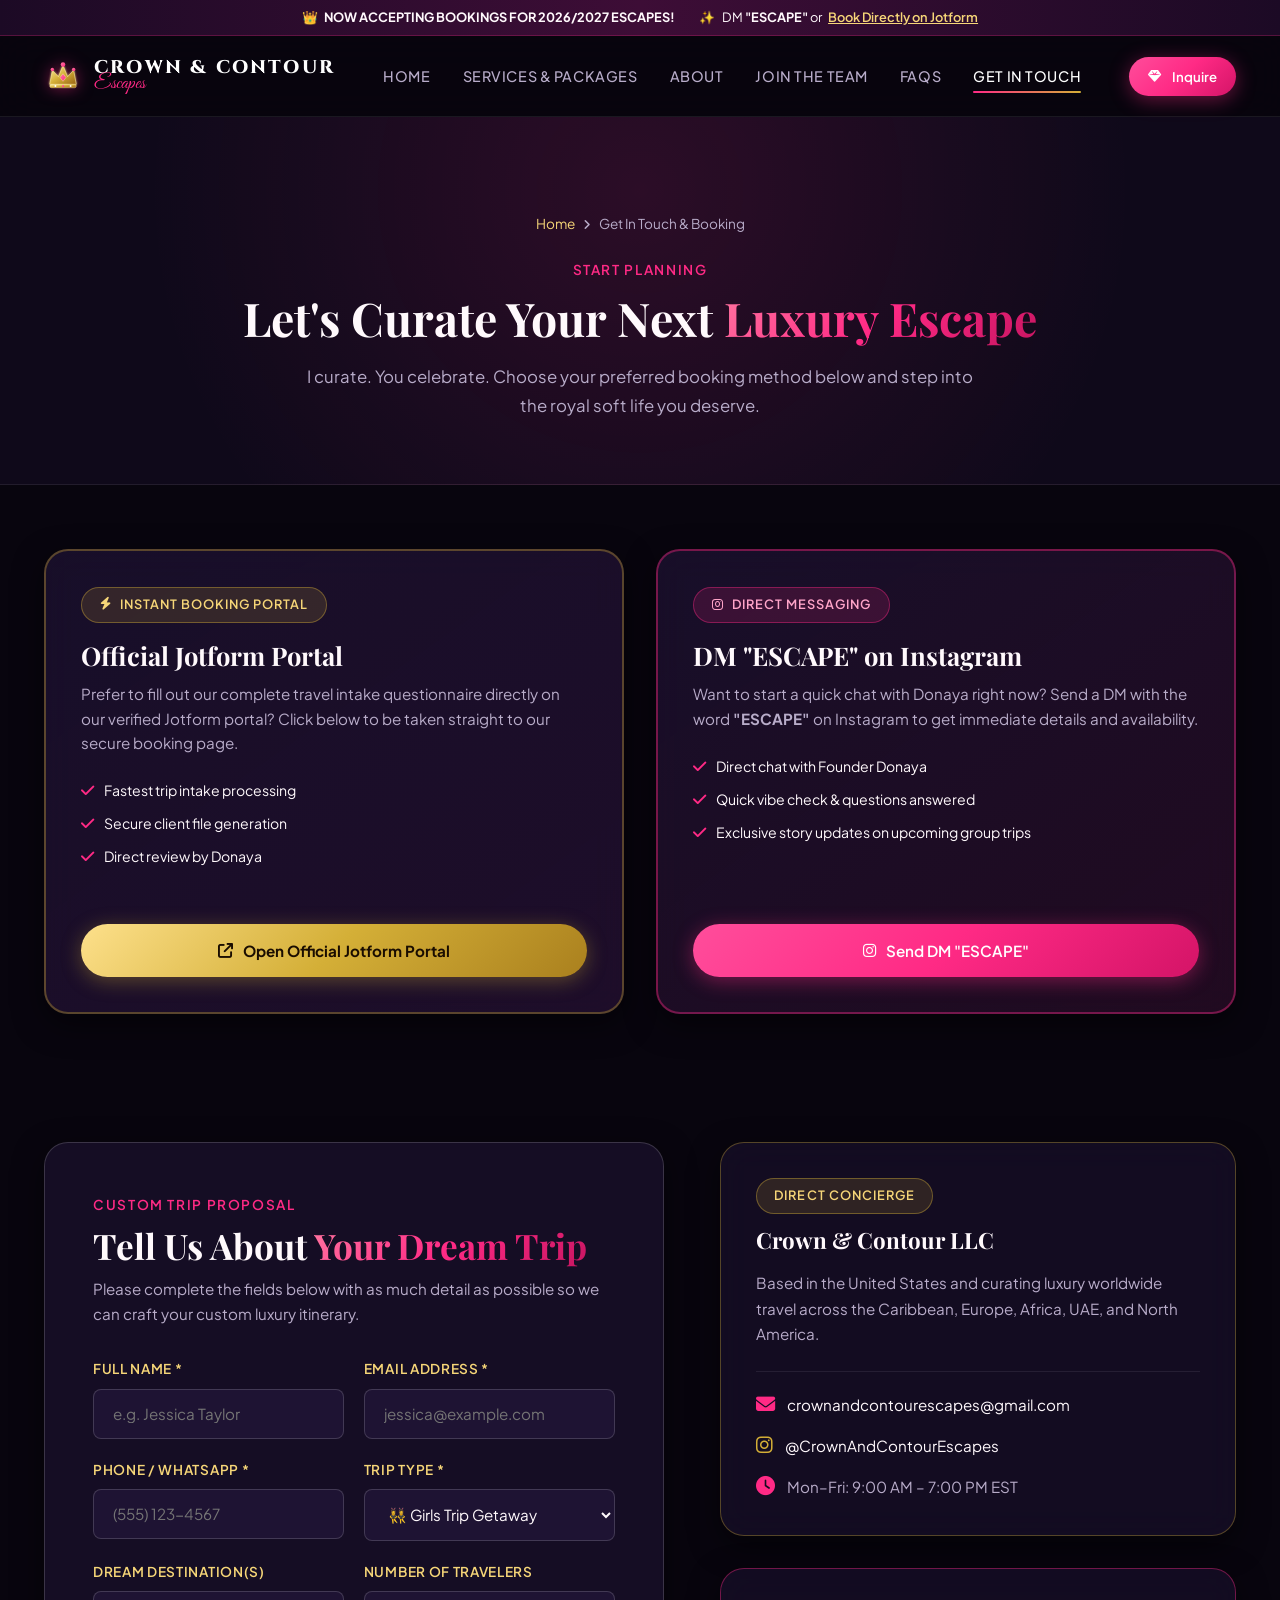
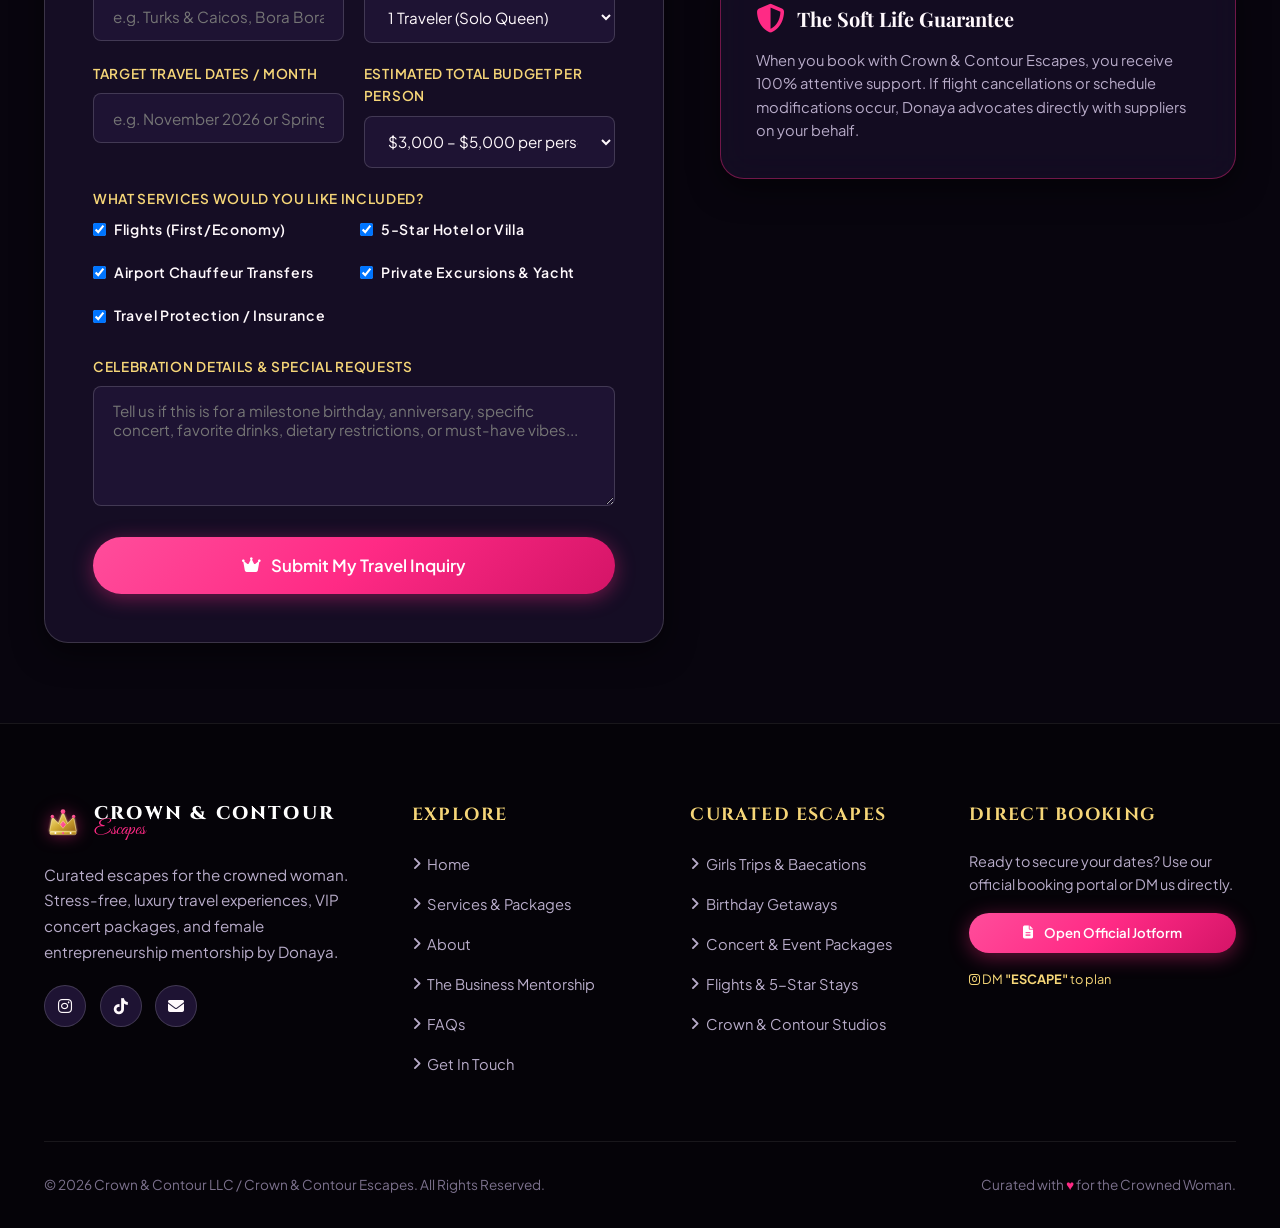
<file: contact.html>
<!DOCTYPE html>
<html lang="en">
<head>
  <meta charset="UTF-8">
  <meta name="viewport" content="width=device-width, initial-scale=1.0">
  <title>Get In Touch & Book | Crown & Contour Escapes</title>
  <meta name="description" content="Book your curated luxury escape with Donaya. Fill out our custom travel inquiry or use the official Jotform booking portal.">
  <link rel="icon" type="image/svg+xml" href="assets/icons/crown.svg">
  <!-- Stylesheets -->
  <link rel="stylesheet" href="https://cdnjs.cloudflare.com/ajax/libs/font-awesome/6.4.0/css/all.min.css">
  <link rel="stylesheet" href="css/style.css">
</head>
<body>

  <!-- Top Announcement Bar -->
  <div class="top-bar">
    <div class="container">
      <div class="top-bar-item">
        <span>👑</span>
        <strong>NOW ACCEPTING BOOKINGS FOR 2026/2027 ESCAPES!</strong>
      </div>
      <div class="top-bar-item">
        <span>✨</span>
        <span>DM <strong>"ESCAPE"</strong> or</span>
        <a href="https://form.jotform.com/crowncontourllc/crownandcotourescapes" target="_blank" rel="noopener">Book Directly on Jotform</a>
      </div>
    </div>
  </div>

  <!-- Header & Navigation -->
  <header class="site-header">
    <div class="container navbar">
      <a href="index.html" class="brand-logo" aria-label="Crown and Contour Escapes Home">
        <img src="assets/icons/crown.svg" alt="Crown Logo" class="logo-icon-svg">
        <div class="logo-text-group">
          <span class="logo-title">CROWN & CONTOUR</span>
          <span class="logo-subtitle">Escapes</span>
        </div>
      </a>

      <nav aria-label="Main Navigation">
        <ul class="nav-menu">
          <li><a href="index.html" class="nav-link">Home</a></li>
          <li><a href="services.html" class="nav-link">Services & Packages</a></li>
          <li><a href="about.html" class="nav-link">About</a></li>
          <li><a href="business.html" class="nav-link">Join The Team</a></li>
          <li><a href="faq.html" class="nav-link">FAQs</a></li>
          <li><a href="contact.html" class="nav-link active">Get In Touch</a></li>
        </ul>
      </nav>

      <div class="nav-actions">
        <a href="#inquiryFormSection" class="btn btn-primary btn-sm">
          <i class="fa-solid fa-gem"></i>
          <span>Inquire</span>
        </a>
        <button class="mobile-toggle" aria-label="Toggle mobile menu">
          <i class="fa-solid fa-bars"></i>
        </button>
      </div>
    </div>
  </header>

  <!-- Mobile Drawer -->
  <div class="drawer-backdrop"></div>
  <aside class="mobile-drawer" aria-label="Mobile Navigation Drawer">
    <div>
      <div class="drawer-header">
        <div class="brand-logo">
          <img src="assets/icons/crown.svg" alt="Crown Logo" class="logo-icon-svg">
          <div class="logo-text-group">
            <span class="logo-title">CROWN & CONTOUR</span>
            <span class="logo-subtitle">Escapes</span>
          </div>
        </div>
        <button class="drawer-close" aria-label="Close menu">
          <i class="fa-solid fa-xmark"></i>
        </button>
      </div>
      <ul class="drawer-menu">
        <li><a href="index.html" class="drawer-link">Home</a></li>
        <li><a href="services.html" class="drawer-link">Services & Packages</a></li>
        <li><a href="about.html" class="drawer-link">About</a></li>
        <li><a href="business.html" class="drawer-link">Join The Team</a></li>
        <li><a href="faq.html" class="drawer-link">FAQs</a></li>
        <li><a href="contact.html" class="drawer-link active">Get In Touch</a></li>
      </ul>
    </div>
    <div class="drawer-footer">
      <a href="#inquiryFormSection" class="btn btn-primary" style="width: 100%;">
        <i class="fa-solid fa-plane-departure"></i> Plan My Escape
      </a>
      <a href="https://form.jotform.com/crowncontourllc/crownandcotourescapes" target="_blank" rel="noopener" class="btn btn-gold" style="width: 100%;">
        <i class="fa-solid fa-calendar-check"></i> Instant Jotform Booking
      </a>
    </div>
  </aside>

  <!-- Page Hero -->
  <section class="page-hero">
    <div class="container">
      <div class="breadcrumbs">
        <a href="index.html">Home</a>
        <i class="fa-solid fa-angle-right" style="font-size: 0.75rem;"></i>
        <span>Get In Touch & Booking</span>
      </div>
      <span class="section-tag">Start Planning</span>
      <h1 class="section-title">Let's Curate Your Next <span class="gradient-pink">Luxury Escape</span></h1>
      <p class="section-desc" style="max-width: 680px; margin: 0 auto;">
        I curate. You celebrate. Choose your preferred booking method below and step into the royal soft life you deserve.
      </p>
    </div>
  </section>

  <!-- Dual Booking Gateway -->
  <section style="padding: 4rem 0 3rem;">
    <div class="container">
      <div class="services-showcase-grid" style="grid-template-columns: repeat(auto-fit, minmax(320px, 1fr));">
        
        <!-- Fast Track: Official Jotform -->
        <div class="service-box glass-panel" style="border: 2px solid var(--border-gold); background: linear-gradient(145deg, rgba(28, 17, 48, 0.8), rgba(45, 20, 60, 0.6));">
          <div>
            <span class="badge badge-gold" style="margin-bottom: 1rem;"><i class="fa-solid fa-bolt"></i> Instant Booking Portal</span>
            <h3 style="font-size: 1.6rem; margin-bottom: 0.75rem;">Official Jotform Portal</h3>
            <p style="color: var(--color-muted); font-size: 0.95rem; line-height: 1.6; margin-bottom: 1.5rem;">
              Prefer to fill out our complete travel intake questionnaire directly on our verified Jotform portal? Click below to be taken straight to our secure booking page.
            </p>
            <ul class="service-perk-list">
              <li><i class="fa-solid fa-check text-pink"></i> Fastest trip intake processing</li>
              <li><i class="fa-solid fa-check text-pink"></i> Secure client file generation</li>
              <li><i class="fa-solid fa-check text-pink"></i> Direct review by Donaya</li>
            </ul>
          </div>
          <a href="https://form.jotform.com/crowncontourllc/crownandcotourescapes" target="_blank" rel="noopener" class="btn btn-gold" style="width: 100%; margin-top: 1.5rem;">
            <i class="fa-solid fa-arrow-up-right-from-square"></i> Open Official Jotform Portal
          </a>
        </div>

        <!-- DM Fast Track -->
        <div class="service-box glass-panel" style="border: 2px solid var(--border-pink); background: linear-gradient(145deg, rgba(28, 17, 48, 0.8), rgba(50, 15, 45, 0.6));">
          <div>
            <span class="badge badge-pink" style="margin-bottom: 1rem;"><i class="fa-brands fa-instagram"></i> Direct Messaging</span>
            <h3 style="font-size: 1.6rem; margin-bottom: 0.75rem;">DM "ESCAPE" on Instagram</h3>
            <p style="color: var(--color-muted); font-size: 0.95rem; line-height: 1.6; margin-bottom: 1.5rem;">
              Want to start a quick chat with Donaya right now? Send a DM with the word <strong>"ESCAPE"</strong> on Instagram to get immediate details and availability.
            </p>
            <ul class="service-perk-list">
              <li><i class="fa-solid fa-check text-gold"></i> Direct chat with Founder Donaya</li>
              <li><i class="fa-solid fa-check text-gold"></i> Quick vibe check & questions answered</li>
              <li><i class="fa-solid fa-check text-gold"></i> Exclusive story updates on upcoming group trips</li>
            </ul>
          </div>
          <a href="https://instagram.com" target="_blank" rel="noopener" class="btn btn-primary" style="width: 100%; margin-top: 1.5rem;">
            <i class="fa-brands fa-instagram"></i> Send DM "ESCAPE"
          </a>
        </div>

      </div>
    </div>
  </section>

  <!-- Interactive On-Page Travel Inquiry Section -->
  <section id="inquiryFormSection" class="booking-section">
    <div class="container">
      <div class="contact-layout">

        <!-- Form Box -->
        <div class="booking-form-box glass-panel">
          <span class="section-tag">Custom Trip Proposal</span>
          <h2 style="font-size: 2.2rem; margin-bottom: 0.5rem;">Tell Us About <span class="gradient-pink">Your Dream Trip</span></h2>
          <p style="color: var(--color-muted); margin-bottom: 2rem; font-size: 0.95rem;">
            Please complete the fields below with as much detail as possible so we can craft your custom luxury itinerary.
          </p>

          <form id="travelBookingForm">
            <div class="form-grid">
              <!-- Name -->
              <div class="form-group">
                <label for="clientName">Full Name *</label>
                <input type="text" id="clientName" class="form-control" placeholder="e.g. Jessica Taylor" required>
              </div>

              <!-- Email -->
              <div class="form-group">
                <label for="clientEmail">Email Address *</label>
                <input type="email" id="clientEmail" class="form-control" placeholder="jessica@example.com" required>
              </div>

              <!-- Phone -->
              <div class="form-group">
                <label for="clientPhone">Phone / WhatsApp *</label>
                <input type="tel" id="clientPhone" class="form-control" placeholder="(555) 123-4567" required>
              </div>

              <!-- Trip Type -->
              <div class="form-group">
                <label for="tripType">Trip Type *</label>
                <select id="tripType" class="form-control" required>
                  <option value="Girls Trip">👯‍♀️ Girls Trip Getaway</option>
                  <option value="Baecation">💕 Romantic Baecation</option>
                  <option value="Birthday Getaway">🎂 Birthday Milestone Celebration</option>
                  <option value="Concert & Event Package">🎟️ Concert & VIP Event Package</option>
                  <option value="Solo Luxury Escape">👑 Solo Queen Luxury Retreat</option>
                  <option value="Family / Custom Group">🌴 Family & Custom Group Vacation</option>
                </select>
              </div>

              <!-- Destination -->
              <div class="form-group">
                <label for="destination">Dream Destination(s)</label>
                <input type="text" id="destination" class="form-control" placeholder="e.g. Turks & Caicos, Bora Bora, Dubai, Paris">
              </div>

              <!-- Traveler Count -->
              <div class="form-group">
                <label for="travelerCount">Number of Travelers</label>
                <select id="travelerCount" class="form-control">
                  <option value="1 Traveler (Solo)">1 Traveler (Solo Queen)</option>
                  <option value="2 Travelers (Couple)">2 Travelers (Couple)</option>
                  <option value="3-5 Travelers">3–5 Travelers</option>
                  <option value="6-10 Travelers">6–10 Travelers</option>
                  <option value="10+ Travelers">10+ Travelers (Large Group)</option>
                </select>
              </div>

              <!-- Target Dates -->
              <div class="form-group">
                <label for="travelDates">Target Travel Dates / Month</label>
                <input type="text" id="travelDates" class="form-control" placeholder="e.g. November 2026 or Spring 2027">
              </div>

              <!-- Budget Tier -->
              <div class="form-group">
                <label for="budgetTier">Estimated Total Budget Per Person</label>
                <select id="budgetTier" class="form-control">
                  <option value="$1,500 - $3,000">$1,500 – $3,000 per person</option>
                  <option value="$3,000 - $5,000" selected>$3,000 – $5,000 per person</option>
                  <option value="$5,000 - $10,000">$5,000 – $10,000 per person</option>
                  <option value="$10,000+ Luxury VIP">$10,000+ Ultra-Luxury VIP</option>
                </select>
              </div>

              <!-- Logistics Needed -->
              <div class="form-group full-width">
                <label>What Services Would You Like Included?</label>
                <div style="display: grid; grid-template-columns: repeat(auto-fit, minmax(200px, 1fr)); gap: 0.75rem; margin-top: 0.5rem;">
                  <label style="display: flex; align-items: center; gap: 0.5rem; font-size: 0.88rem; color: var(--color-pearl); text-transform: none;">
                    <input type="checkbox" checked> Flights (First/Economy)
                  </label>
                  <label style="display: flex; align-items: center; gap: 0.5rem; font-size: 0.88rem; color: var(--color-pearl); text-transform: none;">
                    <input type="checkbox" checked> 5-Star Hotel or Villa
                  </label>
                  <label style="display: flex; align-items: center; gap: 0.5rem; font-size: 0.88rem; color: var(--color-pearl); text-transform: none;">
                    <input type="checkbox" checked> Airport Chauffeur Transfers
                  </label>
                  <label style="display: flex; align-items: center; gap: 0.5rem; font-size: 0.88rem; color: var(--color-pearl); text-transform: none;">
                    <input type="checkbox" checked> Private Excursions & Yacht
                  </label>
                  <label style="display: flex; align-items: center; gap: 0.5rem; font-size: 0.88rem; color: var(--color-pearl); text-transform: none;">
                    <input type="checkbox" checked> Travel Protection / Insurance
                  </label>
                </div>
              </div>

              <!-- Notes -->
              <div class="form-group full-width">
                <label for="tripNotes">Celebration Details & Special Requests</label>
                <textarea id="tripNotes" class="form-control" placeholder="Tell us if this is for a milestone birthday, anniversary, specific concert, favorite drinks, dietary restrictions, or must-have vibes..."></textarea>
              </div>
            </div>

            <button type="submit" class="btn btn-primary btn-lg" style="width: 100%; margin-top: 1.5rem;">
              <i class="fa-solid fa-crown"></i>
              <span>Submit My Travel Inquiry</span>
            </button>
          </form>
        </div>

        <!-- Sidebar / Contact Info -->
        <div class="contact-info-panel">
          <div class="contact-info-card glass-panel">
            <span class="badge badge-gold" style="margin-bottom: 0.75rem;">Direct Concierge</span>
            <h3 style="font-size: 1.4rem; margin-bottom: 1rem;">Crown & Contour LLC</h3>
            <p style="color: var(--color-muted); font-size: 0.95rem; line-height: 1.7; margin-bottom: 1.5rem;">
              Based in the United States and curating luxury worldwide travel across the Caribbean, Europe, Africa, UAE, and North America.
            </p>
            <div style="display: flex; flex-direction: column; gap: 1rem; border-top: 1px solid var(--border-glass); padding-top: 1.25rem;">
              <div style="display: flex; align-items: center; gap: 0.75rem;">
                <i class="fa-solid fa-envelope text-pink" style="font-size: 1.2rem;"></i>
                <span style="font-size: 0.95rem; color: var(--color-pearl);">crownandcontourescapes@gmail.com</span>
              </div>
              <div style="display: flex; align-items: center; gap: 0.75rem;">
                <i class="fa-brands fa-instagram text-gold" style="font-size: 1.2rem;"></i>
                <span style="font-size: 0.95rem; color: var(--color-pearl);">@CrownAndContourEscapes</span>
              </div>
              <div style="display: flex; align-items: center; gap: 0.75rem;">
                <i class="fa-solid fa-clock text-pink" style="font-size: 1.2rem;"></i>
                <span style="font-size: 0.95rem; color: var(--color-muted);">Mon–Fri: 9:00 AM – 7:00 PM EST</span>
              </div>
            </div>
          </div>

          <!-- The Soft Life Guarantee -->
          <div class="contact-info-card glass-panel" style="border-color: var(--border-pink);">
            <div style="display: flex; align-items: center; gap: 0.75rem; margin-bottom: 1rem;">
              <i class="fa-solid fa-shield-halved text-pink" style="font-size: 1.8rem;"></i>
              <h4 style="font-size: 1.25rem;">The Soft Life Guarantee</h4>
            </div>
            <p style="color: var(--color-muted); font-size: 0.92rem; line-height: 1.6;">
              When you book with Crown & Contour Escapes, you receive 100% attentive support. If flight cancellations or schedule modifications occur, Donaya advocates directly with suppliers on your behalf.
            </p>
          </div>
        </div>

      </div>
    </div>
  </section>


  <!-- Confirmation Modal -->
  <div class="modal-overlay" id="confirmationModal">
    <div class="modal-content-box">
      <div class="modal-icon">
        <i class="fa-solid fa-plane-departure"></i>
      </div>
      <h3 style="font-family: var(--font-serif); font-size: 1.8rem; margin-bottom: 0.75rem;">Inquiry Received! 👑</h3>
      <p style="color: var(--color-muted); margin-bottom: 1.5rem; font-size: 0.95rem;">
        Thank you, <strong id="modalGuestName" class="text-gold">Valued Queen</strong>! Your travel inquiry for a <strong id="modalTripType" class="text-pink">Curated Escape</strong> has been submitted successfully to Donaya.
      </p>
      <div style="background: rgba(255, 42, 133, 0.1); border: 1px solid var(--border-pink); padding: 1rem; border-radius: var(--radius-sm); margin-bottom: 1.75rem;">
        <p style="font-size: 0.88rem; color: #FFA5C9;">
          We will review your vibe check and respond with preliminary ideas within 24–48 business hours.
        </p>
      </div>
      <button class="btn btn-primary" id="closeModalBtn" style="width: 100%;">
        <span>Done</span>
      </button>
    </div>
  </div>

  <!-- Footer -->
  <footer class="site-footer">
    <div class="container">
      <div class="footer-grid">
        <div class="footer-brand">
          <div class="brand-logo">
            <img src="assets/icons/crown.svg" alt="Crown Logo" class="logo-icon-svg">
            <div class="logo-text-group">
              <span class="logo-title">CROWN & CONTOUR</span>
              <span class="logo-subtitle">Escapes</span>
            </div>
          </div>
          <p>
            Curated escapes for the crowned woman. Stress-free, luxury travel experiences, VIP concert packages, and female entrepreneurship mentorship by Donaya.
          </p>
          <div class="footer-socials">
            <a href="https://instagram.com" target="_blank" rel="noopener" class="social-icon" aria-label="Instagram"><i class="fa-brands fa-instagram"></i></a>
            <a href="https://tiktok.com" target="_blank" rel="noopener" class="social-icon" aria-label="TikTok"><i class="fa-brands fa-tiktok"></i></a>
            <a href="contact.html" class="social-icon" aria-label="Email"><i class="fa-solid fa-envelope"></i></a>
          </div>
        </div>

        <div class="footer-col">
          <h4>Explore</h4>
          <ul class="footer-links">
            <li><a href="index.html"><i class="fa-solid fa-angle-right"></i> Home</a></li>
            <li><a href="services.html"><i class="fa-solid fa-angle-right"></i> Services & Packages</a></li>
            <li><a href="about.html"><i class="fa-solid fa-angle-right"></i> About</a></li>
            <li><a href="business.html"><i class="fa-solid fa-angle-right"></i> The Business Mentorship</a></li>
            <li><a href="faq.html"><i class="fa-solid fa-angle-right"></i> FAQs</a></li>
            <li><a href="contact.html"><i class="fa-solid fa-angle-right"></i> Get In Touch</a></li>
          </ul>
        </div>

        <div class="footer-col">
          <h4>Curated Escapes</h4>
          <ul class="footer-links">
            <li><a href="services.html"><i class="fa-solid fa-angle-right"></i> Girls Trips & Baecations</a></li>
            <li><a href="services.html"><i class="fa-solid fa-angle-right"></i> Birthday Getaways</a></li>
            <li><a href="services.html"><i class="fa-solid fa-angle-right"></i> Concert & Event Packages</a></li>
            <li><a href="services.html"><i class="fa-solid fa-angle-right"></i> Flights & 5-Star Stays</a></li>
            <li><a href="services.html"><i class="fa-solid fa-angle-right"></i> Crown & Contour Studios</a></li>
          </ul>
        </div>

        <div class="footer-col">
          <h4>Direct Booking</h4>
          <p style="font-size: 0.9rem; color: var(--color-muted); margin-bottom: 1rem;">
            Ready to secure your dates? Use our official booking portal or DM us directly.
          </p>
          <a href="https://form.jotform.com/crowncontourllc/crownandcotourescapes" target="_blank" rel="noopener" class="btn btn-primary btn-sm" style="width: 100%; margin-bottom: 0.75rem;">
            <i class="fa-solid fa-file-lines"></i> Open Official Jotform
          </a>
          <span style="font-size: 0.8rem; color: var(--color-gold-light);">
            <i class="fa-brands fa-instagram"></i> DM <strong>"ESCAPE"</strong> to plan
          </span>
        </div>
      </div>

      <div class="footer-bottom">
        <div>&copy; 2026 Crown & Contour LLC / Crown & Contour Escapes. All Rights Reserved.</div>
        <div>Curated with <span class="text-pink">♥</span> for the Crowned Woman.</div>
      </div>
    </div>
  </footer>

  <script src="js/main.js"></script>
</body>
</html>
</file>
<file: css/style.css>
/* ==========================================================================
   CROWN & CONTOUR ESCAPES - LUXURY TRAVEL & LIFESTYLE BRAND
   Designed & Developed for Donaya, Founder & CEO
   ========================================================================== */

@import url('https://fonts.googleapis.com/css2?family=Cinzel:wght@500;600;700;800&family=Great+Vibes&family=Playfair+Display:ital,wght@0,400;0,600;0,700;1,400;1,600&family=Plus+Jakarta+Sans:wght@300;400;500;600;700&display=swap');

/* --- Root Variables --- */
:root {
  --bg-dark: #08050e;
  --bg-deep: #0f091a;
  --bg-surface: #150d24;
  --bg-surface-elevated: #1e1333;
  --bg-glass: rgba(21, 13, 36, 0.75);
  --bg-glass-card: rgba(28, 17, 48, 0.6);
  --bg-glass-hover: rgba(40, 24, 68, 0.75);
  
  --border-glass: rgba(255, 255, 255, 0.08);
  --border-glass-bright: rgba(255, 255, 255, 0.16);
  --border-gold: rgba(212, 175, 55, 0.35);
  --border-pink: rgba(255, 42, 133, 0.4);
  
  /* Primary & Accent Palettes */
  --color-pink: #FF2A85;
  --color-pink-glow: #FF4D9B;
  --color-pink-deep: #C71561;
  --color-pink-soft: #FFD4E6;
  
  --color-gold: #D4AF37;
  --color-gold-light: #F6D678;
  --color-gold-deep: #9E7D1A;
  
  --color-pearl: #FFF9FC;
  --color-muted: #B8ACC9;
  --color-dim: #7C718D;
  
  /* Typography */
  --font-serif: 'Playfair Display', Georgia, serif;
  --font-regal: 'Cinzel', serif;
  --font-script: 'Great Vibes', cursive;
  --font-sans: 'Plus Jakarta Sans', -apple-system, BlinkMacSystemFont, sans-serif;
  
  /* Shadows & Glows */
  --shadow-sm: 0 4px 12px rgba(0, 0, 0, 0.3);
  --shadow-md: 0 10px 30px rgba(0, 0, 0, 0.5);
  --shadow-lg: 0 20px 50px rgba(0, 0, 0, 0.7);
  --glow-pink: 0 0 30px rgba(255, 42, 133, 0.45);
  --glow-gold: 0 0 25px rgba(212, 175, 55, 0.4);
  --glow-card: 0 10px 35px -5px rgba(255, 42, 133, 0.15);
  
  /* Radii & Transitions */
  --radius-sm: 8px;
  --radius-md: 16px;
  --radius-lg: 24px;
  --radius-full: 9999px;
  --transition: all 0.35s cubic-bezier(0.25, 1, 0.5, 1);
}

/* --- Base & Reset --- */
*, *::before, *::after {
  box-sizing: border-box;
  margin: 0;
  padding: 0;
}

html {
  scroll-behavior: smooth;
  font-size: 16px;
  background-color: var(--bg-dark);
  color: var(--color-pearl);
  overflow-x: hidden;
}

body {
  font-family: var(--font-sans);
  background-color: var(--bg-dark);
  color: var(--color-pearl);
  line-height: 1.65;
  -webkit-font-smoothing: antialiased;
  -moz-osx-font-smoothing: grayscale;
  overflow-x: hidden;
  position: relative;
}

/* Custom Scrollbar */
::-webkit-scrollbar {
  width: 8px;
}
::-webkit-scrollbar-track {
  background: var(--bg-dark);
}
::-webkit-scrollbar-thumb {
  background: var(--bg-surface-elevated);
  border-radius: var(--radius-full);
  border: 2px solid var(--bg-dark);
}
::-webkit-scrollbar-thumb:hover {
  background: var(--color-pink-deep);
}

::selection {
  background: var(--color-pink);
  color: #fff;
}

/* --- Typography Classes --- */
h1, h2, h3, h4, h5, h6 {
  font-family: var(--font-serif);
  color: var(--color-pearl);
  font-weight: 700;
  line-height: 1.25;
}

.text-gold {
  color: var(--color-gold);
}
.text-pink {
  color: var(--color-pink);
}
.text-muted {
  color: var(--color-muted);
}
.font-script {
  font-family: var(--font-script);
}
.font-regal {
  font-family: var(--font-regal);
}

.gradient-gold {
  background: linear-gradient(135deg, #FFF0A5 0%, #D4AF37 50%, #A67C1E 100%);
  -webkit-background-clip: text;
  -webkit-text-fill-color: transparent;
}

.gradient-pink {
  background: linear-gradient(135deg, #FF75A0 0%, #FF2A85 50%, #C71561 100%);
  -webkit-background-clip: text;
  -webkit-text-fill-color: transparent;
}

.gradient-royal {
  background: linear-gradient(135deg, #FFF0A5 0%, #FF2A85 55%, #D4AF37 100%);
  -webkit-background-clip: text;
  -webkit-text-fill-color: transparent;
}

/* --- Layout Container --- */
.container {
  width: 100%;
  max-width: 1240px;
  margin: 0 auto;
  padding: 0 1.5rem;
}

.container-fluid {
  width: 100%;
  padding: 0 1.5rem;
}

/* --- Luxury Glassmorphism Utilities --- */
.glass-panel {
  background: var(--bg-glass-card);
  backdrop-filter: blur(16px);
  -webkit-backdrop-filter: blur(16px);
  border: 1px solid var(--border-glass);
  border-radius: var(--radius-md);
  box-shadow: var(--shadow-md);
  transition: var(--transition);
}

.glass-panel:hover {
  border-color: var(--border-pink);
  box-shadow: var(--glow-card);
}

.glass-glow-gold {
  border: 1px solid var(--border-gold);
  box-shadow: 0 8px 30px rgba(212, 175, 55, 0.15);
}

.glass-glow-pink {
  border: 1px solid var(--border-pink);
  box-shadow: 0 8px 30px rgba(255, 42, 133, 0.2);
}

/* --- Badges --- */
.badge {
  display: inline-flex;
  align-items: center;
  gap: 0.5rem;
  padding: 0.4rem 1.1rem;
  border-radius: var(--radius-full);
  font-size: 0.8rem;
  font-weight: 600;
  letter-spacing: 0.08em;
  text-transform: uppercase;
}

.badge-pink {
  background: rgba(255, 42, 133, 0.15);
  border: 1px solid rgba(255, 42, 133, 0.4);
  color: #FFA5C9;
}

.badge-gold {
  background: rgba(212, 175, 55, 0.15);
  border: 1px solid rgba(212, 175, 55, 0.4);
  color: var(--color-gold-light);
}

/* --- Buttons --- */
.btn {
  display: inline-flex;
  align-items: center;
  justify-content: center;
  gap: 0.65rem;
  padding: 0.85rem 1.8rem;
  font-family: var(--font-sans);
  font-size: 0.95rem;
  font-weight: 600;
  border-radius: var(--radius-full);
  text-decoration: none;
  cursor: pointer;
  transition: var(--transition);
  border: none;
  outline: none;
  text-align: center;
}

.btn-primary {
  background: linear-gradient(135deg, #FF4D9B 0%, #FF2A85 50%, #D41467 100%);
  color: #FFFFFF;
  box-shadow: 0 4px 20px rgba(255, 42, 133, 0.4);
}
.btn-primary:hover {
  transform: translateY(-3px);
  box-shadow: 0 8px 30px rgba(255, 42, 133, 0.6);
  color: #FFFFFF;
}

.btn-gold {
  background: linear-gradient(135deg, #FDE08B 0%, #D4AF37 50%, #AA801E 100%);
  color: #1A0D00;
  box-shadow: 0 4px 20px rgba(212, 175, 55, 0.35);
  font-weight: 700;
}
.btn-gold:hover {
  transform: translateY(-3px);
  box-shadow: 0 8px 30px rgba(212, 175, 55, 0.55);
}

.btn-outline-gold {
  background: transparent;
  color: var(--color-gold-light);
  border: 1px solid var(--border-gold);
}
.btn-outline-gold:hover {
  background: rgba(212, 175, 55, 0.12);
  border-color: var(--color-gold);
  transform: translateY(-2px);
  box-shadow: var(--glow-gold);
}

.btn-outline-pink {
  background: transparent;
  color: #FFA5C9;
  border: 1px solid var(--border-pink);
}
.btn-outline-pink:hover {
  background: rgba(255, 42, 133, 0.12);
  border-color: var(--color-pink);
  transform: translateY(-2px);
  box-shadow: var(--glow-pink);
}

.btn-sm {
  padding: 0.55rem 1.2rem;
  font-size: 0.825rem;
}

.btn-lg {
  padding: 1.1rem 2.4rem;
  font-size: 1.05rem;
}

/* ==========================================================================
   Top Announcement Bar
   ========================================================================== */
.top-bar {
  background: linear-gradient(90deg, #1C0A25 0%, #3D0D36 50%, #1C0A25 100%);
  border-bottom: 1px solid rgba(255, 42, 133, 0.25);
  padding: 0.45rem 1rem;
  font-size: 0.8rem;
  text-align: center;
  position: relative;
  z-index: 1001;
}

.top-bar .container {
  display: flex;
  align-items: center;
  justify-content: center;
  gap: 1.5rem;
  flex-wrap: wrap;
}

.top-bar-item {
  display: flex;
  align-items: center;
  gap: 0.4rem;
}

.top-bar-item a {
  color: var(--color-gold-light);
  font-weight: 600;
  text-decoration: underline;
  transition: var(--transition);
}
.top-bar-item a:hover {
  color: #FFFFFF;
}

/* ==========================================================================
   Header & Navigation
   ========================================================================== */
.site-header {
  position: sticky;
  top: 0;
  left: 0;
  width: 100%;
  z-index: 1000;
  background: rgba(8, 5, 14, 0.88);
  backdrop-filter: blur(18px);
  -webkit-backdrop-filter: blur(18px);
  border-bottom: 1px solid var(--border-glass);
  transition: var(--transition);
}

.site-header.scrolled {
  background: rgba(8, 5, 14, 0.96);
  border-bottom-color: rgba(255, 42, 133, 0.25);
  box-shadow: 0 10px 30px rgba(0, 0, 0, 0.8);
}

.navbar {
  display: flex;
  align-items: center;
  justify-content: space-between;
  height: 80px;
}

/* Logo */
.brand-logo {
  display: flex;
  align-items: center;
  gap: 0.75rem;
  text-decoration: none;
}

.logo-icon-svg {
  width: 38px;
  height: 38px;
  filter: drop-shadow(0 0 8px rgba(255, 42, 133, 0.5));
}

.logo-text-group {
  display: flex;
  flex-direction: column;
}

.logo-title {
  font-family: var(--font-regal);
  font-size: 1.15rem;
  font-weight: 800;
  letter-spacing: 0.12em;
  color: #FFF;
  line-height: 1;
}

.logo-subtitle {
  font-family: var(--font-script);
  font-size: 1.25rem;
  color: var(--color-pink);
  margin-top: -3px;
  line-height: 1;
}

/* Nav Links */
.nav-menu {
  display: flex;
  align-items: center;
  gap: 2rem;
  list-style: none;
}

.nav-link {
  font-family: var(--font-sans);
  font-size: 0.9rem;
  font-weight: 500;
  color: var(--color-muted);
  text-decoration: none;
  letter-spacing: 0.04em;
  text-transform: uppercase;
  position: relative;
  padding: 0.5rem 0;
  transition: var(--transition);
}

.nav-link::after {
  content: '';
  position: absolute;
  bottom: 0;
  left: 0;
  width: 0%;
  height: 2px;
  background: linear-gradient(90deg, var(--color-pink), var(--color-gold));
  border-radius: var(--radius-full);
  transition: var(--transition);
}

.nav-link:hover,
.nav-link.active {
  color: #FFFFFF;
}

.nav-link:hover::after,
.nav-link.active::after {
  width: 100%;
}

.nav-actions {
  display: flex;
  align-items: center;
  gap: 1rem;
}

/* Mobile Toggle */
.mobile-toggle {
  display: none;
  background: transparent;
  border: 1px solid var(--border-glass);
  color: var(--color-pearl);
  font-size: 1.3rem;
  width: 44px;
  height: 44px;
  border-radius: var(--radius-sm);
  cursor: pointer;
  align-items: center;
  justify-content: center;
  transition: var(--transition);
}

.mobile-toggle:hover {
  border-color: var(--color-pink);
  color: var(--color-pink);
}

/* Mobile Drawer */
.mobile-drawer {
  position: fixed;
  top: 0;
  right: -100%;
  width: 320px;
  max-width: 85%;
  height: 100vh;
  background: var(--bg-surface);
  border-left: 1px solid var(--border-glass-bright);
  z-index: 2000;
  padding: 2rem 1.5rem;
  display: flex;
  flex-direction: column;
  justify-content: space-between;
  transition: right 0.4s cubic-bezier(0.16, 1, 0.3, 1);
  box-shadow: -10px 0 40px rgba(0,0,0,0.8);
}

.mobile-drawer.open {
  right: 0;
}

.drawer-header {
  display: flex;
  align-items: center;
  justify-content: space-between;
  padding-bottom: 1.5rem;
  border-bottom: 1px solid var(--border-glass);
}

.drawer-close {
  background: transparent;
  border: none;
  color: var(--color-muted);
  font-size: 1.4rem;
  cursor: pointer;
  transition: var(--transition);
}
.drawer-close:hover {
  color: var(--color-pink);
}

.drawer-menu {
  list-style: none;
  display: flex;
  flex-direction: column;
  gap: 1.25rem;
  margin-top: 2rem;
}

.drawer-link {
  font-family: var(--font-sans);
  font-size: 1.05rem;
  font-weight: 600;
  color: var(--color-pearl);
  text-decoration: none;
  display: block;
  padding: 0.5rem 0;
  transition: var(--transition);
}

.drawer-link.active,
.drawer-link:hover {
  color: var(--color-pink);
  padding-left: 0.5rem;
}

.drawer-footer {
  border-top: 1px solid var(--border-glass);
  padding-top: 1.5rem;
  display: flex;
  flex-direction: column;
  gap: 1rem;
}

.drawer-backdrop {
  position: fixed;
  inset: 0;
  background: rgba(0, 0, 0, 0.7);
  backdrop-filter: blur(4px);
  z-index: 1999;
  opacity: 0;
  pointer-events: none;
  transition: opacity 0.3s ease;
}

.drawer-backdrop.active {
  opacity: 1;
  pointer-events: auto;
}

/* ==========================================================================
   Hero Section
   ========================================================================== */
.hero {
  position: relative;
  min-height: calc(100vh - 120px);
  display: flex;
  align-items: center;
  padding: 5rem 0;
  overflow: hidden;
}

.hero-bg {
  position: absolute;
  inset: 0;
  background-size: cover;
  background-position: center;
  z-index: 1;
  transform: scale(1.05);
  animation: heroZoom 20s infinite alternate ease-in-out;
}

@keyframes heroZoom {
  0% { transform: scale(1); }
  100% { transform: scale(1.08); }
}

.hero-overlay {
  position: absolute;
  inset: 0;
  background: linear-gradient(
    180deg,
    rgba(8, 5, 14, 0.75) 0%,
    rgba(15, 9, 26, 0.85) 60%,
    var(--bg-dark) 100%
  );
  z-index: 2;
}

.hero-content {
  position: relative;
  z-index: 3;
  max-width: 820px;
}

.hero-badge-wrap {
  margin-bottom: 1.5rem;
}

.hero-title {
  font-size: clamp(2.5rem, 5.5vw, 4.4rem);
  font-weight: 700;
  letter-spacing: -0.01em;
  margin-bottom: 1.25rem;
  line-height: 1.15;
   width: 100vw;
}

.hero-title .script-accent {
  font-family: var(--font-script);
  font-weight: 400;
  font-size: 1.35em;
  color: var(--color-pink);
  display: inline-block;
  transform: translateY(4px);
  text-shadow: 0 0 20px rgba(255, 42, 133, 0.5);
}

.hero-subtitle {
  font-size: clamp(1.05rem, 1.8vw, 1.25rem);
  color: var(--color-muted);
  margin-bottom: 2.25rem;
  max-width: 680px;
  line-height: 1.7;
}

.hero-actions {
  display: flex;
  align-items: center;
  gap: 1.25rem;
  flex-wrap: wrap;
  margin-bottom: 3.5rem;
}

/* Stats Row */
.hero-stats {
  display: grid;
  grid-template-columns: repeat(auto-fit, minmax(180px, 1fr));
  gap: 1.5rem;
  padding-top: 2rem;
  border-top: 1px solid var(--border-glass);
}

.stat-item {
  display: flex;
  flex-direction: column;
}

.stat-number {
  font-family: var(--font-regal);
  font-size: 2.2rem;
  font-weight: 700;
  color: var(--color-gold-light);
  line-height: 1.1;
}

.stat-label {
  font-size: 0.85rem;
  color: var(--color-muted);
  text-transform: uppercase;
  letter-spacing: 0.05em;
  margin-top: 0.25rem;
}

/* ==========================================================================
   Founder Showcase Section
   ========================================================================== */
.founder-section {
  padding: 6rem 0;
  position: relative;
  background: radial-gradient(circle at 85% 50%, rgba(255, 42, 133, 0.08) 0%, transparent 60%);
}

.founder-grid {
  display: grid;
  grid-template-columns: 1fr 1.1fr;
  gap: 4rem;
  align-items: center;
}

.founder-media {
  position: relative;
}

.founder-card-frame {
  position: relative;
  border-radius: var(--radius-lg);
  overflow: hidden;
  box-shadow: 0 25px 60px rgba(0, 0, 0, 0.8), 0 0 40px rgba(255, 42, 133, 0.2);
  border: 2px solid var(--border-gold);
}

.founder-card-frame img {
  width: 100%;
  height: auto;
  display: block;
  object-fit: cover;
  transition: transform 0.6s ease;
}

.founder-card-frame:hover img {
  transform: scale(1.03);
}

.founder-floating-badge {
  position: absolute;
  bottom: 1.5rem;
  left: 1.5rem;
  background: rgba(15, 9, 26, 0.88);
  backdrop-filter: blur(12px);
  padding: 1rem 1.4rem;
  border-radius: var(--radius-md);
  border: 1px solid var(--border-gold);
  display: flex;
  align-items: center;
  gap: 0.75rem;
  box-shadow: var(--shadow-md);
}

.founder-floating-badge i {
  font-size: 1.6rem;
  color: var(--color-gold);
}

.founder-badge-title {
  font-family: var(--font-regal);
  font-size: 0.9rem;
  font-weight: 700;
  color: #FFF;
}

.founder-badge-sub {
  font-size: 0.75rem;
  color: var(--color-pink);
  font-family: var(--font-script);
  font-size: 1.1rem;
}

.founder-bio h2 {
  font-size: clamp(2rem, 3.5vw, 2.8rem);
  margin-bottom: 1rem;
}

.founder-tagline {
  font-size: 1.25rem;
  color: var(--color-gold-light);
  font-weight: 600;
  margin-bottom: 1.5rem;
  letter-spacing: 0.03em;
}

.founder-bio p {
  color: var(--color-muted);
  font-size: 1.05rem;
  margin-bottom: 1.25rem;
  line-height: 1.8;
}

.founder-pillars {
  display: grid;
  grid-template-columns: repeat(2, 1fr);
  gap: 1rem;
  margin: 2rem 0;
}

.founder-pillar-item {
  display: flex;
  align-items: center;
  gap: 0.65rem;
  font-size: 0.95rem;
  font-weight: 500;
}

.founder-pillar-item i {
  color: var(--color-pink);
  font-size: 1.1rem;
}

/* ==========================================================================
   Section Headers
   ========================================================================== */
.section-header {
  text-align: center;
  max-width: 720px;
  margin: 0 auto 3.5rem;
}

.section-tag {
  display: inline-block;
  font-size: 0.85rem;
  font-weight: 600;
  text-transform: uppercase;
  letter-spacing: 0.12em;
  color: var(--color-pink);
  margin-bottom: 0.5rem;
}

.section-title {
  font-size: clamp(2rem, 3.8vw, 2.9rem);
  margin-bottom: 1rem;
}

.section-desc {
  font-size: 1.05rem;
  color: var(--color-muted);
  line-height: 1.7;
}

/* ==========================================================================
   "What I Do" Core Pillars (from flyer)
   ========================================================================== */
.what-i-do-section {
  padding: 6rem 0;
  position: relative;
  background: var(--bg-deep);
}

.what-i-do-grid {
  display: grid;
  grid-template-columns: repeat(auto-fit, minmax(320px, 1fr));
  gap: 1.8rem;
}

.feature-card {
  padding: 2.2rem;
  display: flex;
  flex-direction: column;
  position: relative;
  overflow: hidden;
}

.feature-card::before {
  content: '';
  position: absolute;
  top: 0;
  left: 0;
  right: 0;
  height: 3px;
  background: linear-gradient(90deg, transparent, var(--color-pink), transparent);
  opacity: 0;
  transition: var(--transition);
}

.feature-card:hover::before {
  opacity: 1;
}

.feature-icon-box {
  width: 58px;
  height: 58px;
  border-radius: var(--radius-md);
  background: rgba(255, 42, 133, 0.12);
  border: 1px solid rgba(255, 42, 133, 0.3);
  display: flex;
  align-items: center;
  justify-content: center;
  font-size: 1.5rem;
  color: var(--color-pink);
  margin-bottom: 1.5rem;
  transition: var(--transition);
}

.feature-card:hover .feature-icon-box {
  transform: scale(1.1) rotate(5deg);
  background: var(--color-pink);
  color: #FFF;
  box-shadow: var(--glow-pink);
}

.feature-card h3 {
  font-size: 1.35rem;
  margin-bottom: 0.75rem;
}

.feature-card p {
  color: var(--color-muted);
  font-size: 0.95rem;
  line-height: 1.65;
}

/* ==========================================================================
   Destinations Carousel
   ========================================================================== */
.destinations-section {
  padding: 6rem 0;
  position: relative;
  overflow: hidden;
}

.carousel-container {
  position: relative;
  width: 100%;
}

.carousel-track {
  display: flex;
  gap: 1.5rem;
  overflow-x: auto;
  scroll-behavior: smooth;
  scroll-snap-type: x mandatory;
  padding: 1.5rem 0.5rem 2rem;
  -ms-overflow-style: none;
  scrollbar-width: none;
}
.carousel-track::-webkit-scrollbar {
  display: none;
}

.destination-card {
  flex: 0 0 calc(33.333% - 1rem);
  min-width: 300px;
  height: 440px;
  border-radius: var(--radius-lg);
  position: relative;
  overflow: hidden;
  scroll-snap-align: start;
  box-shadow: var(--shadow-md);
  border: 1px solid var(--border-glass);
  transition: var(--transition);
}

.destination-card:hover {
  transform: translateY(-8px);
  border-color: var(--color-pink);
  box-shadow: 0 15px 40px rgba(255, 42, 133, 0.25);
}

.destination-img {
  width: 100%;
  height: 100%;
  object-fit: cover;
  transition: transform 0.7s ease;
}

.destination-card:hover .destination-img {
  transform: scale(1.08);
}

.destination-overlay {
  position: absolute;
  inset: 0;
  background: linear-gradient(
    180deg,
    rgba(8, 5, 14, 0.1) 0%,
    rgba(8, 5, 14, 0.4) 40%,
    rgba(8, 5, 14, 0.95) 100%
  );
  display: flex;
  flex-direction: column;
  justify-content: flex-end;
  padding: 2rem;
}

.destination-badge {
  align-self: flex-start;
  margin-bottom: 0.75rem;
}

.destination-title {
  font-size: 1.6rem;
  margin-bottom: 0.4rem;
  color: #FFF;
}

.destination-desc {
  font-size: 0.9rem;
  color: var(--color-muted);
  margin-bottom: 1rem;
}

.destination-footer {
  display: flex;
  align-items: center;
  justify-content: space-between;
  border-top: 1px solid rgba(255, 255, 255, 0.15);
  padding-top: 0.75rem;
}

.destination-tag-list {
  font-size: 0.8rem;
  color: var(--color-gold-light);
  font-weight: 600;
}

.carousel-nav {
  display: flex;
  align-items: center;
  justify-content: center;
  gap: 1rem;
  margin-top: 2rem;
}

.carousel-btn {
  width: 48px;
  height: 48px;
  border-radius: var(--radius-full);
  background: var(--bg-surface-elevated);
  border: 1px solid var(--border-glass-bright);
  color: var(--color-pearl);
  display: flex;
  align-items: center;
  justify-content: center;
  cursor: pointer;
  transition: var(--transition);
  font-size: 1.1rem;
}

.carousel-btn:hover {
  background: var(--color-pink);
  border-color: var(--color-pink);
  box-shadow: var(--glow-pink);
  transform: scale(1.05);
}

/* ==========================================================================
   "What I Offer" Services Preview
   ========================================================================== */
.services-preview-section {
  padding: 6rem 0;
  background: var(--bg-deep);
}

.services-showcase-grid {
  display: grid;
  grid-template-columns: repeat(auto-fit, minmax(360px, 1fr));
  gap: 2rem;
}

.service-box {
  padding: 2.2rem;
  display: flex;
  flex-direction: column;
  justify-content: space-between;
  border-radius: var(--radius-lg);
  position: relative;
  background: var(--bg-glass-card);
  border: 1px solid var(--border-glass);
}

.service-box-header {
  display: flex;
  align-items: flex-start;
  gap: 1.25rem;
  margin-bottom: 1.25rem;
}

.service-box-icon {
  width: 52px;
  height: 52px;
  border-radius: var(--radius-md);
  background: rgba(212, 175, 55, 0.15);
  border: 1px solid rgba(212, 175, 55, 0.35);
  display: flex;
  align-items: center;
  justify-content: center;
  color: var(--color-gold-light);
  font-size: 1.4rem;
  flex-shrink: 0;
}

.service-box h3 {
  font-size: 1.4rem;
  margin-bottom: 0.35rem;
}

.service-box p {
  color: var(--color-muted);
  font-size: 0.95rem;
  margin-bottom: 1.5rem;
}

.service-perk-list {
  list-style: none;
  display: flex;
  flex-direction: column;
  gap: 0.6rem;
  margin-bottom: 2rem;
}

.service-perk-list li {
  display: flex;
  align-items: center;
  gap: 0.6rem;
  font-size: 0.88rem;
  color: var(--color-pearl);
}

.service-perk-list li i {
  color: var(--color-pink);
  font-size: 0.95rem;
}

/* ==========================================================================
   Interactive Vibe & Trip Estimator Widget
   ========================================================================== */
.estimator-section {
  padding: 6rem 0;
  position: relative;
  background: radial-gradient(circle at 50% 50%, rgba(212, 175, 55, 0.05) 0%, transparent 70%);
}

.estimator-card {
  max-width: 900px;
  margin: 0 auto;
  padding: 3rem;
  border-radius: var(--radius-lg);
  border: 1px solid var(--border-pink);
  background: rgba(21, 13, 36, 0.88);
  box-shadow: 0 20px 60px rgba(0, 0, 0, 0.7), var(--glow-card);
}

.estimator-steps {
  display: flex;
  flex-direction: column;
  gap: 2.2rem;
}

.estimator-step-label {
  font-size: 1.05rem;
  font-weight: 600;
  color: var(--color-gold-light);
  margin-bottom: 1rem;
  display: flex;
  align-items: center;
  gap: 0.5rem;
}

.estimator-options {
  display: flex;
  flex-wrap: wrap;
  gap: 0.85rem;
}

.option-btn {
  background: rgba(30, 19, 51, 0.8);
  border: 1px solid var(--border-glass-bright);
  color: var(--color-muted);
  padding: 0.75rem 1.4rem;
  border-radius: var(--radius-full);
  font-size: 0.9rem;
  font-weight: 500;
  cursor: pointer;
  transition: var(--transition);
}

.option-btn:hover {
  border-color: var(--color-pink);
  color: #FFF;
}

.option-btn.active {
  background: linear-gradient(135deg, var(--color-pink-deep), var(--color-pink));
  color: #FFF;
  border-color: var(--color-pink-glow);
  box-shadow: 0 4px 15px rgba(255, 42, 133, 0.4);
}

.estimator-result-box {
  margin-top: 2rem;
  padding: 2rem;
  border-radius: var(--radius-md);
  background: rgba(14, 8, 24, 0.9);
  border: 1px solid var(--border-gold);
  display: flex;
  align-items: center;
  justify-content: space-between;
  gap: 2rem;
  flex-wrap: wrap;
}

.estimator-result-info h4 {
  font-size: 1.35rem;
  color: var(--color-pearl);
  margin-bottom: 0.4rem;
}

.estimator-result-info p {
  color: var(--color-muted);
  font-size: 0.9rem;
}

/* ==========================================================================
   "The Business Behind the Trips" Section
   ========================================================================== */
.business-feature-section {
  padding: 6rem 0;
  position: relative;
  overflow: hidden;
  background: linear-gradient(180deg, var(--bg-dark) 0%, #150921 50%, var(--bg-dark) 100%);
}

.business-grid {
  display: grid;
  grid-template-columns: 1.1fr 1fr;
  gap: 4rem;
  align-items: center;
}

.business-content h2 {
  font-size: clamp(2.2rem, 4vw, 3.2rem);
  margin-bottom: 1rem;
}

.business-hook {
  font-size: 1.25rem;
  color: var(--color-pink-soft);
  font-weight: 600;
  margin-bottom: 1.5rem;
  line-height: 1.6;
}

.opportunity-list {
  list-style: none;
  display: flex;
  flex-direction: column;
  gap: 1.2rem;
  margin: 2rem 0 2.5rem;
}

.opportunity-item {
  display: flex;
  align-items: flex-start;
  gap: 1rem;
  background: rgba(30, 19, 51, 0.5);
  padding: 1.2rem;
  border-radius: var(--radius-md);
  border: 1px solid var(--border-glass);
}

.opportunity-item i {
  font-size: 1.4rem;
  color: var(--color-gold);
  flex-shrink: 0;
  margin-top: 0.2rem;
}

.opportunity-item h4 {
  font-size: 1.1rem;
  margin-bottom: 0.2rem;
  color: #FFF;
}

.opportunity-item p {
  font-size: 0.9rem;
  color: var(--color-muted);
  line-height: 1.5;
}

.business-img-box {
  position: relative;
  border-radius: var(--radius-lg);
  overflow: hidden;
  border: 2px solid var(--border-gold);
  box-shadow: 0 20px 50px rgba(0, 0, 0, 0.8), var(--glow-gold);
}

.business-img-box img {
  width: 100%;
  height: auto;
  display: block;
}

/* ==========================================================================
   Client Love & Testimonials Carousel
   ========================================================================== */
.testimonials-section {
  padding: 6rem 0;
  background: var(--bg-deep);
  position: relative;
}

.testimonials-carousel {
  position: relative;
  max-width: 860px;
  margin: 0 auto;
}

.testimonial-card {
  padding: 3.5rem 3rem;
  text-align: center;
  border-radius: var(--radius-lg);
  background: var(--bg-glass-card);
  border: 1px solid var(--border-glass-bright);
  box-shadow: var(--shadow-lg);
}

.testimonial-stars {
  color: var(--color-gold);
  font-size: 1.2rem;
  margin-bottom: 1.5rem;
  display: flex;
  justify-content: center;
  gap: 0.35rem;
}

.testimonial-text {
  font-family: var(--font-serif);
  font-size: clamp(1.2rem, 2.2vw, 1.5rem);
  font-style: italic;
  color: var(--color-pearl);
  line-height: 1.7;
  margin-bottom: 2rem;
}

.testimonial-author {
  display: flex;
  flex-direction: column;
  align-items: center;
}

.author-name {
  font-size: 1.1rem;
  font-weight: 700;
  color: var(--color-gold-light);
  letter-spacing: 0.05em;
}

.author-trip {
  font-size: 0.85rem;
  color: var(--color-pink);
  text-transform: uppercase;
  letter-spacing: 0.08em;
  margin-top: 0.25rem;
}

.testimonial-dots {
  display: flex;
  justify-content: center;
  gap: 0.6rem;
  margin-top: 2rem;
}

.dot-btn {
  width: 12px;
  height: 12px;
  border-radius: var(--radius-full);
  background: var(--border-glass-bright);
  border: none;
  cursor: pointer;
  transition: var(--transition);
}

.dot-btn.active {
  width: 32px;
  background: var(--color-pink);
  box-shadow: var(--glow-pink);
}

/* ==========================================================================
   Visual Gallery / Instagram Aesthetics
   ========================================================================== */
.gallery-section {
  padding: 6rem 0;
  position: relative;
}

.gallery-grid {
  display: grid;
  grid-template-columns: repeat(4, 1fr);
  gap: 1.2rem;
}

.gallery-item {
  position: relative;
  height: 280px;
  border-radius: var(--radius-md);
  overflow: hidden;
  border: 1px solid var(--border-glass);
}

.gallery-item img {
  width: 100%;
  height: 100%;
  object-fit: cover;
  transition: transform 0.6s ease;
}

.gallery-item:hover img {
  transform: scale(1.1);
}

.gallery-overlay {
  position: absolute;
  inset: 0;
  background: rgba(21, 13, 36, 0.7);
  display: flex;
  align-items: center;
  justify-content: center;
  opacity: 0;
  transition: var(--transition);
}

.gallery-item:hover .gallery-overlay {
  opacity: 1;
}

.gallery-overlay i {
  font-size: 2rem;
  color: #FFF;
}

/* ==========================================================================
   VIP Banner / Direct Jotform Link
   ========================================================================== */
.vip-cta-section {
  padding: 5rem 0;
  position: relative;
  background: linear-gradient(135deg, #2D0F39 0%, #150921 50%, #2A0E34 100%);
  border-top: 1px solid var(--border-pink);
  border-bottom: 1px solid var(--border-pink);
}

.vip-cta-box {
  text-align: center;
  max-width: 820px;
  margin: 0 auto;
}

.vip-cta-box h2 {
  font-size: clamp(2.2rem, 4vw, 3.2rem);
  margin-bottom: 1rem;
}

.vip-cta-box p {
  color: var(--color-muted);
  font-size: 1.15rem;
  margin-bottom: 2rem;
}

/* ==========================================================================
   Footer
   ========================================================================== */
.site-footer {
  background: #050308;
  padding: 5rem 0 2rem;
  border-top: 1px solid var(--border-glass);
  position: relative;
}

.footer-grid {
  display: grid;
  grid-template-columns: 1.4fr 1fr 1fr 1.2fr;
  gap: 3.5rem;
  margin-bottom: 4rem;
}

.footer-brand p {
  color: var(--color-muted);
  font-size: 0.95rem;
  margin-top: 1.25rem;
  line-height: 1.7;
}

.footer-col h4 {
  font-family: var(--font-regal);
  font-size: 1.1rem;
  letter-spacing: 0.08em;
  color: var(--color-gold-light);
  margin-bottom: 1.5rem;
  text-transform: uppercase;
}

.footer-links {
  list-style: none;
  display: flex;
  flex-direction: column;
  gap: 0.85rem;
}

.footer-links a {
  color: var(--color-muted);
  text-decoration: none;
  font-size: 0.92rem;
  transition: var(--transition);
  display: inline-flex;
  align-items: center;
  gap: 0.4rem;
}

.footer-links a:hover {
  color: var(--color-pink);
  transform: translateX(4px);
}

.footer-socials {
  display: flex;
  gap: 0.85rem;
  margin-top: 1.25rem;
}

.social-icon {
  width: 42px;
  height: 42px;
  border-radius: var(--radius-full);
  background: var(--bg-surface-elevated);
  border: 1px solid var(--border-glass-bright);
  color: var(--color-pearl);
  display: flex;
  align-items: center;
  justify-content: center;
  text-decoration: none;
  transition: var(--transition);
}

.social-icon:hover {
  background: var(--color-pink);
  border-color: var(--color-pink);
  box-shadow: var(--glow-pink);
  transform: translateY(-3px);
}

.footer-bottom {
  display: flex;
  align-items: center;
  justify-content: space-between;
  padding-top: 2rem;
  border-top: 1px solid var(--border-glass);
  font-size: 0.85rem;
  color: var(--color-dim);
  flex-wrap: wrap;
  gap: 1rem;
}

/* ==========================================================================
   Inner Pages Specific Styles (Services, About, Business, Contact)
   ========================================================================== */
.page-hero {
  padding: 6rem 0 4rem;
  background: radial-gradient(circle at 50% 20%, rgba(255, 42, 133, 0.12) 0%, transparent 70%), var(--bg-deep);
  text-align: center;
  position: relative;
  border-bottom: 1px solid var(--border-glass);
}

.breadcrumbs {
  display: flex;
  align-items: center;
  justify-content: center;
  gap: 0.5rem;
  font-size: 0.85rem;
  color: var(--color-muted);
  margin-bottom: 1.25rem;
}

.breadcrumbs a {
  color: var(--color-gold-light);
  text-decoration: none;
}

/* Filter Tabs */
.filter-tabs {
  display: flex;
  align-items: center;
  justify-content: center;
  gap: 0.75rem;
  flex-wrap: wrap;
  margin-bottom: 3.5rem;
}

.filter-tab-btn {
  padding: 0.65rem 1.4rem;
  border-radius: var(--radius-full);
  background: var(--bg-surface-elevated);
  border: 1px solid var(--border-glass-bright);
  color: var(--color-muted);
  font-size: 0.88rem;
  font-weight: 600;
  cursor: pointer;
  transition: var(--transition);
}

.filter-tab-btn:hover {
  border-color: var(--color-pink);
  color: #FFF;
}

.filter-tab-btn.active {
  background: var(--color-pink);
  color: #FFF;
  border-color: var(--color-pink-glow);
  box-shadow: var(--glow-pink);
}

/* Process Timeline (1-4) */
.process-grid {
  display: grid;
  grid-template-columns: repeat(auto-fit, minmax(240px, 1fr));
  gap: 2rem;
  margin: 3.5rem 0;
}

.process-step {
  padding: 2.2rem;
  border-radius: var(--radius-lg);
  background: var(--bg-glass-card);
  border: 1px solid var(--border-glass);
  position: relative;
}

.step-number {
  font-family: var(--font-regal);
  font-size: 2.5rem;
  font-weight: 800;
  color: var(--color-gold);
  line-height: 1;
  margin-bottom: 1rem;
}

.process-step h4 {
  font-size: 1.25rem;
  margin-bottom: 0.5rem;
}

.process-step p {
  font-size: 0.92rem;
  color: var(--color-muted);
  line-height: 1.6;
}

/* Comparison Table */
.comparison-section {
  padding: 5rem 0;
}

.comparison-table-wrapper {
  overflow-x: auto;
  border-radius: var(--radius-lg);
  border: 1px solid var(--border-glass-bright);
  box-shadow: var(--shadow-lg);
}

.comparison-table {
  width: 100%;
  border-collapse: collapse;
  text-align: left;
  background: var(--bg-surface);
}

.comparison-table th,
.comparison-table td {
  padding: 1.25rem 1.5rem;
  border-bottom: 1px solid var(--border-glass);
}

.comparison-table th {
  background: var(--bg-surface-elevated);
  font-family: var(--font-regal);
  font-size: 1rem;
  letter-spacing: 0.05em;
  color: var(--color-gold-light);
}

.comparison-table td:first-child {
  font-weight: 600;
  color: var(--color-pearl);
}

.comparison-table .highlight-col {
  background: rgba(255, 42, 133, 0.06);
  border-left: 1px solid rgba(255, 42, 133, 0.2);
  border-right: 1px solid rgba(255, 42, 133, 0.2);
}

/* FAQ Accordion */
.faq-section {
  padding: 5rem 0;
}

.faq-list {
  max-width: 840px;
  margin: 0 auto;
  display: flex;
  flex-direction: column;
  gap: 1.2rem;
}

.faq-item {
  border-radius: var(--radius-md);
  background: var(--bg-glass-card);
  border: 1px solid var(--border-glass);
  overflow: hidden;
  transition: var(--transition);
}

.faq-item.active {
  border-color: var(--border-pink);
  box-shadow: var(--glow-card);
}

.faq-question {
  width: 100%;
  padding: 1.5rem 1.8rem;
  background: transparent;
  border: none;
  color: var(--color-pearl);
  font-family: var(--font-serif);
  font-size: 1.15rem;
  font-weight: 600;
  text-align: left;
  display: flex;
  align-items: center;
  justify-content: space-between;
  cursor: pointer;
  gap: 1rem;
}

.faq-icon {
  font-size: 1.1rem;
  color: var(--color-pink);
  transition: transform 0.3s ease;
}

.faq-item.active .faq-icon {
  transform: rotate(180deg);
}

.faq-answer {
  max-height: 0;
  overflow: hidden;
  transition: max-height 0.4s ease, padding 0.4s ease;
  padding: 0 1.8rem;
  color: var(--color-muted);
  font-size: 0.95rem;
  line-height: 1.7;
}

.faq-item.active .faq-answer {
  max-height: 300px;
  padding: 0 1.8rem 1.5rem;
}

/* Contact / Booking Form */
.booking-section {
  padding: 5rem 0;
}

.contact-layout {
  display: grid;
  grid-template-columns: 1.2fr 1fr;
  gap: 3.5rem;
}

.booking-form-box {
  padding: 3rem;
  border-radius: var(--radius-lg);
  background: var(--bg-surface);
  border: 1px solid var(--border-glass-bright);
}

.form-grid {
  display: grid;
  grid-template-columns: repeat(2, 1fr);
  gap: 1.25rem;
}

.form-group.full-width {
  grid-column: span 2;
}

.form-group label {
  display: block;
  font-size: 0.85rem;
  font-weight: 600;
  color: var(--color-gold-light);
  margin-bottom: 0.5rem;
  text-transform: uppercase;
  letter-spacing: 0.05em;
}

.form-control {
  width: 100%;
  padding: 0.9rem 1.2rem;
  background: var(--bg-surface-elevated);
  border: 1px solid var(--border-glass-bright);
  border-radius: var(--radius-sm);
  color: var(--color-pearl);
  font-family: var(--font-sans);
  font-size: 0.95rem;
  transition: var(--transition);
  outline: none;
}

.form-control:focus {
  border-color: var(--color-pink);
  box-shadow: 0 0 15px rgba(255, 42, 133, 0.3);
}

textarea.form-control {
  min-height: 120px;
  resize: vertical;
}

.contact-info-panel {
  display: flex;
  flex-direction: column;
  gap: 2rem;
}

.contact-info-card {
  padding: 2.2rem;
  border-radius: var(--radius-lg);
  background: var(--bg-glass-card);
  border: 1px solid var(--border-gold);
}

/* Toast & Confirmation Modal */
.modal-overlay {
  position: fixed;
  inset: 0;
  background: rgba(0, 0, 0, 0.85);
  backdrop-filter: blur(8px);
  z-index: 3000;
  display: none;
  align-items: center;
  justify-content: center;
  padding: 1.5rem;
}

.modal-overlay.active {
  display: flex;
}

.modal-content-box {
  background: var(--bg-surface);
  border: 2px solid var(--border-gold);
  border-radius: var(--radius-lg);
  max-width: 520px;
  width: 100%;
  padding: 3rem 2.5rem;
  text-align: center;
  box-shadow: var(--shadow-lg), var(--glow-gold);
  animation: modalPop 0.35s cubic-bezier(0.16, 1, 0.3, 1);
}

@keyframes modalPop {
  0% { transform: scale(0.9); opacity: 0; }
  100% { transform: scale(1); opacity: 1; }
}

.modal-icon {
  width: 70px;
  height: 70px;
  border-radius: var(--radius-full);
  background: rgba(255, 42, 133, 0.2);
  border: 1px solid var(--color-pink);
  color: var(--color-pink);
  font-size: 2rem;
  display: flex;
  align-items: center;
  justify-content: center;
  margin: 0 auto 1.5rem;
}

/* ==========================================================================
   Responsive Breakpoints
   ========================================================================== */
@media (max-width: 1024px) {
  .founder-grid,
  .business-grid,
  .contact-layout {
    grid-template-columns: 1fr;
    gap: 3rem;
  }
  
  .gallery-grid {
    grid-template-columns: repeat(2, 1fr);
  }
  
  .footer-grid {
    grid-template-columns: 1fr 1fr;
    gap: 2.5rem;
  }
}

@media (max-width: 860px) {
  .nav-menu,
  .nav-actions .btn {
    display: none;
  }
  
  .mobile-toggle {
    display: flex;
  }
  
  .destination-card {
    flex: 0 0 calc(50% - 0.75rem);
  }
  
  .form-grid {
    grid-template-columns: 1fr;
  }
  .form-group.full-width {
    grid-column: span 1;
  }
}

@media (max-width: 600px) {
  .destination-card {
    flex: 0 0 100%;
  }
  
  .gallery-grid {
    grid-template-columns: 1fr;
  }
  
  .footer-grid {
    grid-template-columns: 1fr;
  }
  
  .hero-stats {
    grid-template-columns: 1fr;
  }
  
  .founder-pillars {
    grid-template-columns: 1fr;
  }
  
  .estimator-card {
    padding: 2rem 1.5rem;
  }
  
  .booking-form-box {
    padding: 2rem 1.5rem;
  }
}

/* ==========================================================================
   Dedicated FAQ Page Styles
   ========================================================================== */
.faq-search-wrapper {
  max-width: 680px;
  margin: 2rem auto 0;
  position: relative;
}

.faq-search-input-box {
  position: relative;
  display: flex;
  align-items: center;
}

.faq-search-input-box i {
  position: absolute;
  left: 1.4rem;
  font-size: 1.15rem;
  color: var(--color-pink);
}

.faq-search-input {
  width: 100%;
  padding: 1.1rem 1.4rem 1.1rem 3.4rem;
  border-radius: var(--radius-full);
  background: rgba(28, 17, 48, 0.85);
  backdrop-filter: blur(12px);
  border: 1px solid var(--border-gold);
  color: var(--color-pearl);
  font-family: var(--font-sans);
  font-size: 1rem;
  outline: none;
  transition: var(--transition);
  box-shadow: 0 10px 30px rgba(0, 0, 0, 0.5);
}

.faq-search-input:focus {
  border-color: var(--color-pink);
  box-shadow: 0 0 25px rgba(255, 42, 133, 0.35);
}

.faq-category-nav {
  display: flex;
  align-items: center;
  justify-content: center;
  gap: 0.65rem;
  flex-wrap: wrap;
  margin: 3rem 0 2rem;
}

.faq-cat-btn {
  padding: 0.65rem 1.35rem;
  border-radius: var(--radius-full);
  background: var(--bg-surface);
  border: 1px solid var(--border-glass-bright);
  color: var(--color-muted);
  font-size: 0.88rem;
  font-weight: 600;
  cursor: pointer;
  transition: var(--transition);
}

.faq-cat-btn:hover {
  border-color: var(--color-pink);
  color: #FFF;
}

.faq-cat-btn.active {
  background: linear-gradient(135deg, var(--color-pink-deep), var(--color-pink));
  color: #FFF;
  border-color: var(--color-pink-glow);
  box-shadow: var(--glow-pink);
}

.faq-category-title-group {
  margin: 3.5rem 0 1.5rem;
  padding-bottom: 0.75rem;
  border-bottom: 1px solid var(--border-glass-bright);
  display: flex;
  align-items: center;
  justify-content: space-between;
}

.faq-category-heading {
  font-family: var(--font-regal);
  font-size: 1.45rem;
  color: var(--color-gold-light);
  display: flex;
  align-items: center;
  gap: 0.75rem;
}

.no-faq-results {
  text-align: center;
  padding: 4rem 2rem;
  background: var(--bg-glass-card);
  border-radius: var(--radius-lg);
  border: 1px dashed var(--border-glass-bright);
  margin: 2rem 0;
  display: none;
}
</file>
